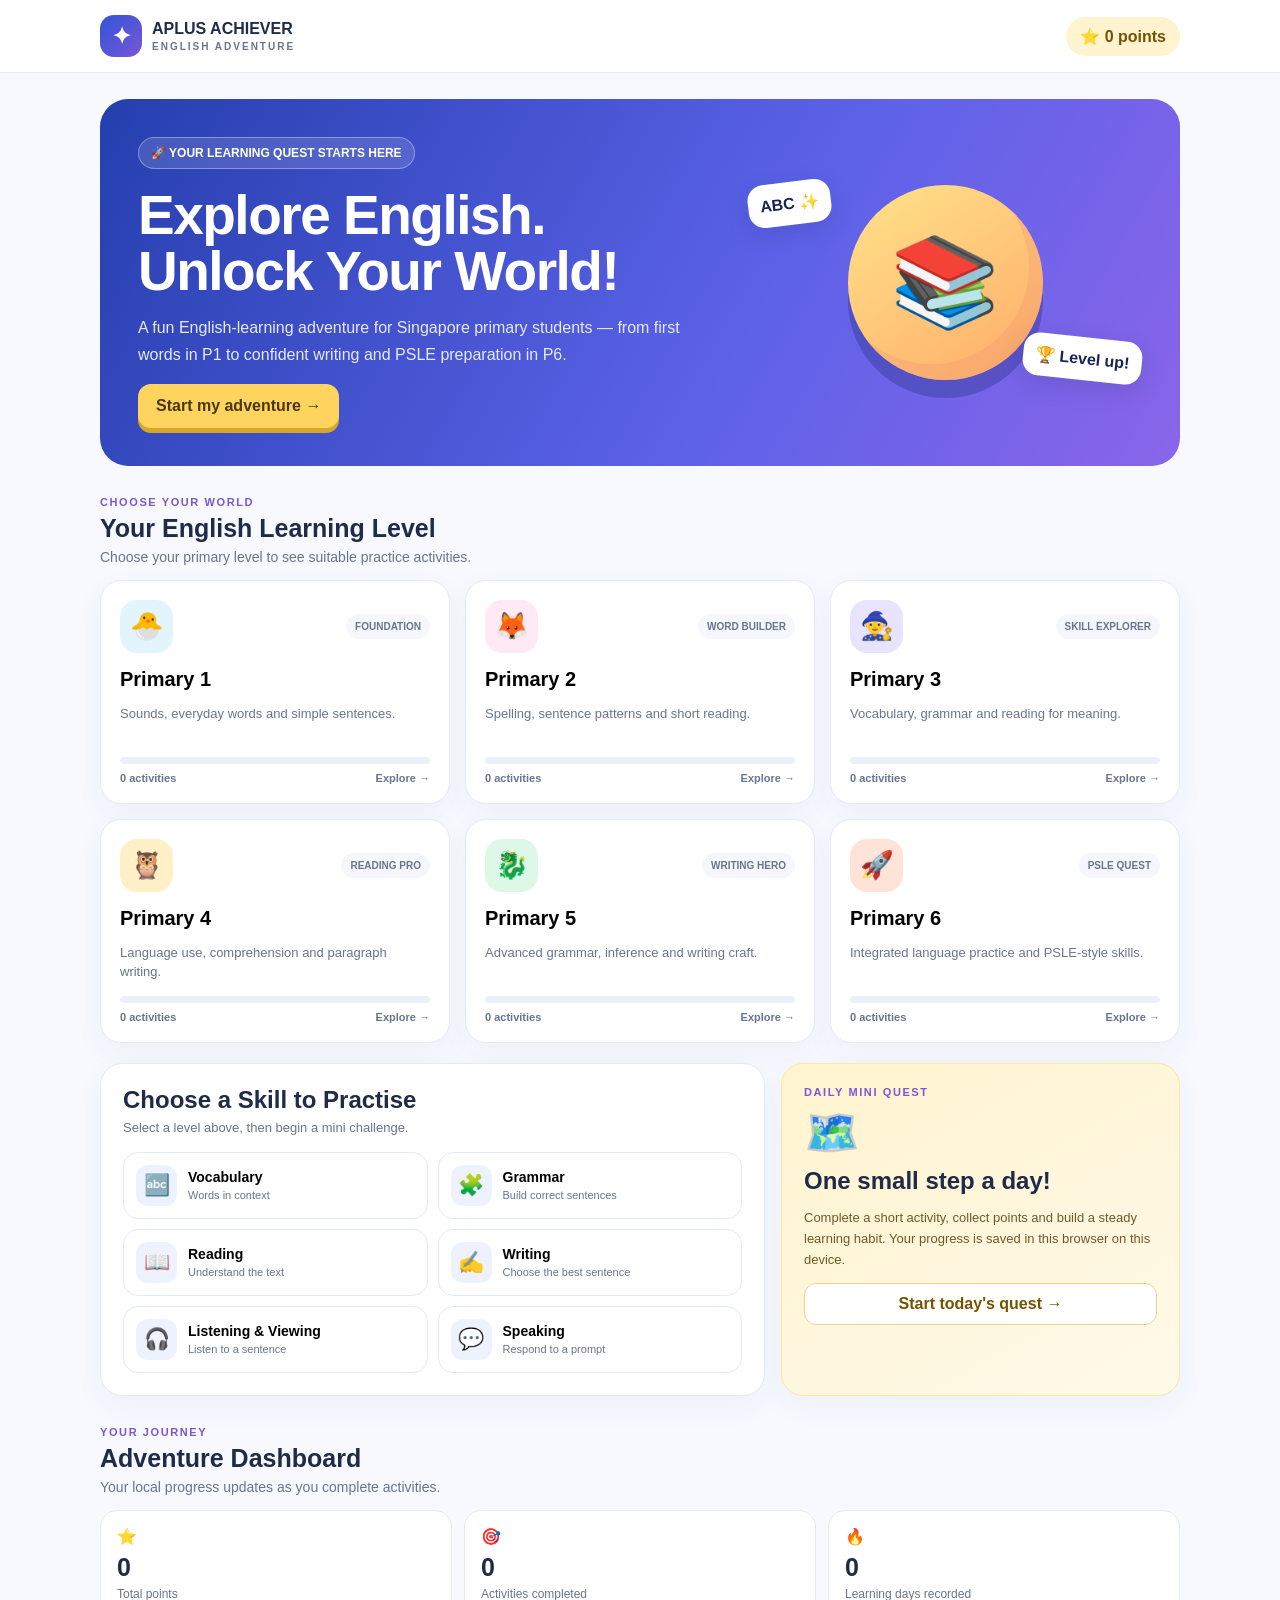
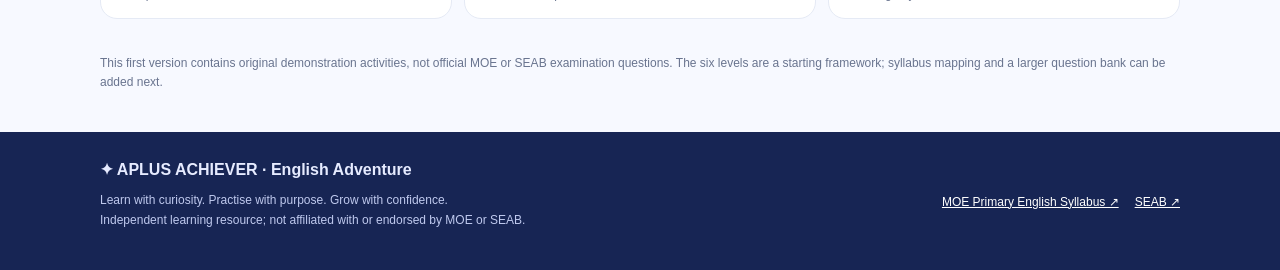
<file: index.html>
<!doctype html>
<html lang="en">
<head>
<meta charset="utf-8"><meta name="viewport" content="width=device-width,initial-scale=1"><meta name="theme-color" content="#3155d9">
<title>APLUS ACHIEVER | English Adventure</title>
<style>
:root{--blue:#3155d9;--purple:#7957d5;--ink:#202b49;--muted:#69748f;--paper:#f7f9ff;--line:#e5eaf5;--yellow:#ffd45e;--green:#20a779}
*{box-sizing:border-box}body{margin:0;font-family:Inter,"Segoe UI",Arial,sans-serif;color:var(--ink);background:var(--paper)}button{font:inherit;cursor:pointer;border:0}.shell{max-width:1120px;margin:auto;padding:0 20px}header{background:#ffffffed;border-bottom:1px solid var(--line);position:sticky;top:0;z-index:5}.nav{height:72px;display:flex;justify-content:space-between;align-items:center}.brand{display:flex;gap:10px;align-items:center;font-weight:900}.logo{width:42px;height:42px;border-radius:14px;background:linear-gradient(135deg,var(--blue),var(--purple));color:white;display:grid;place-items:center;font-size:23px}.brand small{display:block;color:var(--muted);font-size:10px;letter-spacing:2px;margin-top:3px}.points{border-radius:99px;background:#fff4cf;padding:10px 14px;font-weight:850;color:#765200}.hero{margin:26px 0;border-radius:28px;background:linear-gradient(120deg,#253fae,#5c62e8 60%,#8a65e9);color:white;overflow:hidden}.hero-in{padding:38px;display:grid;grid-template-columns:1.2fr .8fr;align-items:center;gap:20px}.eyebrow{display:inline-block;border:1px solid #ffffff55;background:#ffffff22;border-radius:99px;padding:8px 12px;font-size:12px;font-weight:850}.hero h1{font-size:clamp(35px,5vw,55px);line-height:1.02;letter-spacing:-1.5px;margin:18px 0 14px}.hero p{color:#e6eaff;line-height:1.65;max-width:550px}.primary{background:var(--yellow);color:#493700;border-radius:13px;padding:13px 18px;font-weight:900;box-shadow:0 5px #d5a82d}.art{position:relative;display:grid;place-items:center;min-height:220px}.planet{width:195px;height:195px;border-radius:50%;background:linear-gradient(145deg,#ffe38b,#ffab68);display:grid;place-items:center;font-size:88px;box-shadow:inset -14px -16px #e98d7140,0 18px #202d7b55}.bubble{position:absolute;background:white;color:#172554;padding:12px;border-radius:16px;font-weight:900;box-shadow:0 8px 25px #17255422}.b1{left:0;top:10px;transform:rotate(-7deg)}.b2{right:0;bottom:12px;transform:rotate(6deg)}.label{color:var(--purple);font-size:11px;letter-spacing:1.6px;font-weight:900}.section{margin:30px 0 15px}.section h2{margin:6px 0;font-size:25px}.section p{margin:0;color:var(--muted);font-size:14px}.levels{display:grid;grid-template-columns:repeat(3,1fr);gap:15px}.level{background:white;border:1px solid var(--line);border-radius:21px;padding:19px;text-align:left;box-shadow:0 10px 30px #22366d0c;transition:.15s}.level:hover,.level.active{transform:translateY(-3px);border-color:#91a6ff}.level.active{outline:2px solid #b6c4ff}.leveltop{display:flex;align-items:center;justify-content:space-between}.icon{width:53px;height:53px;border-radius:17px;display:grid;place-items:center;font-size:27px}.tag{font-size:10px;font-weight:900;color:var(--muted);background:#f5f7fc;padding:7px 9px;border-radius:99px}.level h3{font-size:20px;margin:15px 0 5px}.level p{font-size:13px;color:var(--muted);line-height:1.5;min-height:39px}.bar{height:7px;background:#edf0f8;border-radius:9px;margin:14px 0 8px;overflow:hidden}.bar span{display:block;height:100%;width:0;background:linear-gradient(90deg,var(--blue),#9a78ef)}.meta{display:flex;justify-content:space-between;font-size:11px;color:var(--muted);font-weight:750}.layout{display:grid;grid-template-columns:1.25fr .75fr;gap:16px;margin:20px 0 30px}.panel{background:white;border:1px solid var(--line);border-radius:22px;padding:22px;box-shadow:0 10px 30px #22366d0c}.panel h2{margin:0}.sub{font-size:13px;color:var(--muted);margin:6px 0 17px}.skills{display:grid;grid-template-columns:repeat(2,1fr);gap:10px}.skill{border:1px solid var(--line);border-radius:15px;background:white;text-align:left;padding:12px;display:flex;align-items:center;gap:11px}.skill:hover{border-color:#bac9ff;background:#f8f9ff}.skill i{font-style:normal;background:#eef2ff;border-radius:12px;width:41px;height:41px;display:grid;place-items:center;font-size:21px}.skill strong{font-size:14px;display:block}.skill small{font-size:11px;color:var(--muted);display:block;margin-top:4px}.challenge{background:linear-gradient(150deg,#fff4cf,#fff9e9);border-color:#ffe7a0}.challenge .big{font-size:45px;margin:8px 0}.challenge p{font-size:13px;line-height:1.6;color:#6f5a27}.secondary{width:100%;padding:11px;border-radius:12px;background:white;border:1px solid #ead48d;color:#765200;font-weight:900}.stats{display:grid;grid-template-columns:repeat(3,1fr);gap:12px;margin:15px 0 35px}.stat{background:white;border:1px solid var(--line);border-radius:17px;padding:16px}.stat strong{display:block;font-size:25px;margin:7px 0 2px}.stat span{font-size:12px;color:var(--muted)}footer{background:#172554;color:#e6ebff;padding:28px 0;margin-top:40px}footer p{font-size:12px;line-height:1.6;color:#bfc9ee}.foot{display:flex;justify-content:space-between;gap:15px;align-items:center}.foot a{color:white;font-size:12px}.modal-bg{display:none;position:fixed;inset:0;background:#111b3dcc;z-index:20;align-items:center;justify-content:center;padding:15px}.modal-bg.show{display:flex}.modal{width:min(650px,100%);max-height:90vh;overflow:auto;background:white;border-radius:24px;padding:24px}.modalhead{display:flex;justify-content:space-between;gap:12px}.modalhead h2{margin:0}.close{background:#f0f3fb;border-radius:10px;padding:7px 12px;font-size:21px}.qmeta{font-size:12px;color:var(--muted);font-weight:800;margin:8px 0 16px}.question{font-size:21px;line-height:1.4;font-weight:850;margin:18px 0}.answers{display:grid;gap:10px}.answer{background:#f7f8fd;border:2px solid #e7eaf4;border-radius:13px;padding:13px;text-align:left;font-weight:750;color:var(--ink)}.answer.correct{border-color:#20a779;background:#e6fbf2}.answer.wrong{border-color:#e45b72;background:#fff0f2}.feedback{display:none;margin-top:14px;border-radius:13px;padding:13px;line-height:1.5;font-size:14px}.feedback.show{display:block}.good{background:#e6fbf2;color:#126747}.bad{background:#fff0f2;color:#a22b43}.qbottom{display:flex;justify-content:space-between;align-items:center;gap:12px;margin-top:18px}.next{background:var(--blue);color:white;border-radius:12px;padding:12px 16px;font-weight:900}.next:disabled{opacity:.4}.muted{font-size:12px;color:var(--muted)}.note{font-size:12px;line-height:1.6;color:var(--muted)}.toast{position:fixed;bottom:20px;left:50%;transform:translate(-50%,20px);opacity:0;background:#172554;color:white;padding:12px 17px;border-radius:99px;z-index:30;font-size:13px;font-weight:800;transition:.2s}.toast.show{opacity:1;transform:translate(-50%,0)}
@media(max-width:760px){.hero-in{grid-template-columns:1fr;padding:28px 23px}.art{min-height:185px}.planet{width:155px;height:155px;font-size:72px}.levels{grid-template-columns:repeat(2,1fr)}.layout{grid-template-columns:1fr}.hero h1{font-size:41px}}@media(max-width:480px){.shell{padding:0 13px}.levels{grid-template-columns:1fr}.skills{grid-template-columns:1fr}.hero-in{padding:23px 19px}.hero h1{font-size:36px}.panel{padding:17px}.stats{gap:7px}.stat{padding:11px}.stat strong{font-size:21px}.foot{align-items:flex-start;flex-direction:column}.points{font-size:12px}}
</style></head>
<body>
<header><div class="shell nav"><div class="brand"><div class="logo">✦</div><div>APLUS ACHIEVER<small>ENGLISH ADVENTURE</small></div></div><div class="points">⭐ <span id="navPoints">0</span> points</div></div></header>
<main class="shell">
<section class="hero"><div class="hero-in"><div><span class="eyebrow">🚀 YOUR LEARNING QUEST STARTS HERE</span><h1>Explore English.<br>Unlock Your World!</h1><p>A fun English-learning adventure for Singapore primary students — from first words in P1 to confident writing and PSLE preparation in P6.</p><button class="primary" id="start">Start my adventure →</button></div><div class="art"><div class="planet">📚</div><div class="bubble b1">ABC ✨</div><div class="bubble b2">🏆 Level up!</div></div></div></section>
<div class="section" id="levels"><div class="label">CHOOSE YOUR WORLD</div><h2>Your English Learning Level</h2><p>Choose your primary level to see suitable practice activities.</p></div>
<section class="levels">
<button class="level" data-level="P1"><div class="leveltop"><div class="icon" style="background:#e2f5ff">🐣</div><span class="tag">FOUNDATION</span></div><h3>Primary 1</h3><p>Sounds, everyday words and simple sentences.</p><div class="bar"><span id="bar-P1"></span></div><div class="meta"><span id="done-P1">0 activities</span><span>Explore →</span></div></button>
<button class="level" data-level="P2"><div class="leveltop"><div class="icon" style="background:#ffe9f4">🦊</div><span class="tag">WORD BUILDER</span></div><h3>Primary 2</h3><p>Spelling, sentence patterns and short reading.</p><div class="bar"><span id="bar-P2"></span></div><div class="meta"><span id="done-P2">0 activities</span><span>Explore →</span></div></button>
<button class="level" data-level="P3"><div class="leveltop"><div class="icon" style="background:#e8e4ff">🧙</div><span class="tag">SKILL EXPLORER</span></div><h3>Primary 3</h3><p>Vocabulary, grammar and reading for meaning.</p><div class="bar"><span id="bar-P3"></span></div><div class="meta"><span id="done-P3">0 activities</span><span>Explore →</span></div></button>
<button class="level" data-level="P4"><div class="leveltop"><div class="icon" style="background:#fff0c7">🦉</div><span class="tag">READING PRO</span></div><h3>Primary 4</h3><p>Language use, comprehension and paragraph writing.</p><div class="bar"><span id="bar-P4"></span></div><div class="meta"><span id="done-P4">0 activities</span><span>Explore →</span></div></button>
<button class="level" data-level="P5"><div class="leveltop"><div class="icon" style="background:#ddf7e8">🐉</div><span class="tag">WRITING HERO</span></div><h3>Primary 5</h3><p>Advanced grammar, inference and writing craft.</p><div class="bar"><span id="bar-P5"></span></div><div class="meta"><span id="done-P5">0 activities</span><span>Explore →</span></div></button>
<button class="level" data-level="P6"><div class="leveltop"><div class="icon" style="background:#ffe3d8">🚀</div><span class="tag">PSLE QUEST</span></div><h3>Primary 6</h3><p>Integrated language practice and PSLE-style skills.</p><div class="bar"><span id="bar-P6"></span></div><div class="meta"><span id="done-P6">0 activities</span><span>Explore →</span></div></button>
</section>
<section class="layout" id="practice"><div class="panel"><h2 id="practiceTitle">Choose a Skill to Practise</h2><p class="sub" id="practiceSub">Select a level above, then begin a mini challenge.</p><div class="skills">
<button class="skill" data-skill="Vocabulary"><i>🔤</i><span><strong>Vocabulary</strong><small>Words in context</small></span></button>
<button class="skill" data-skill="Grammar"><i>🧩</i><span><strong>Grammar</strong><small>Build correct sentences</small></span></button>
<button class="skill" data-skill="Reading"><i>📖</i><span><strong>Reading</strong><small>Understand the text</small></span></button>
<button class="skill" data-skill="Writing"><i>✍️</i><span><strong>Writing</strong><small>Choose the best sentence</small></span></button>
<button class="skill" data-skill="Listening"><i>🎧</i><span><strong>Listening & Viewing</strong><small>Listen to a sentence</small></span></button>
<button class="skill" data-skill="Speaking"><i>💬</i><span><strong>Speaking</strong><small>Respond to a prompt</small></span></button>
</div></div><aside class="panel challenge"><div class="label">DAILY MINI QUEST</div><div class="big">🗺️</div><h2>One small step a day!</h2><p>Complete a short activity, collect points and build a steady learning habit. Your progress is saved in this browser on this device.</p><button class="secondary" id="daily">Start today's quest →</button></aside></section>
<div class="section"><div class="label">YOUR JOURNEY</div><h2>Adventure Dashboard</h2><p>Your local progress updates as you complete activities.</p></div><section class="stats"><div class="stat">⭐<strong id="totalPoints">0</strong><span>Total points</span></div><div class="stat">🎯<strong id="totalDone">0</strong><span>Activities completed</span></div><div class="stat">🔥<strong id="days">0</strong><span>Learning days recorded</span></div></section>
<p class="note">This first version contains original demonstration activities, not official MOE or SEAB examination questions. The six levels are a starting framework; syllabus mapping and a larger question bank can be added next.</p>
</main>
<footer><div class="shell foot"><div><strong>✦ APLUS ACHIEVER · English Adventure</strong><p>Learn with curiosity. Practise with purpose. Grow with confidence.<br>Independent learning resource; not affiliated with or endorsed by MOE or SEAB.</p></div><div><a href="https://www.moe.gov.sg/-/media/files/primary/2020-english-language-primary.pdf" target="_blank" rel="noopener">MOE Primary English Syllabus ↗</a>　<a href="https://www.seab.gov.sg/" target="_blank" rel="noopener">SEAB ↗</a></div></div></footer>
<div class="modal-bg" id="modal" role="dialog" aria-modal="true" aria-labelledby="modalTitle"><div class="modal"><div class="modalhead"><div><h2 id="modalTitle">Mini Quest 🚀</h2><div class="qmeta" id="qmeta">P1 · Vocabulary</div></div><button class="close" id="close" aria-label="Close">×</button></div><div id="quiz"></div></div></div><div class="toast" id="toast"></div>
<script src="assets/js/question-engine.js"></script>
<script>
const BANK={
P1:{Vocabulary:[{q:"Which word names an animal?",a:["Apple","Cat","Chair"],c:1,e:"A cat is an animal. Apple is a fruit, and a chair is furniture."},{q:"Choose the phrase: a ___ of water.",a:["cup","run","blue"],c:0,e:"We say “a cup of water”."}],Grammar:[{q:"Choose the correct sentence.",a:["I am happy.","I is happy.","I are happy."],c:0,e:"Use “am” with “I”."}],Reading:[{q:"Mia has a red ball. She plays with it in the park. What colour is Mia’s ball?",a:["Blue","Red","Green"],c:1,e:"The text says Mia has a red ball."}],Writing:[{q:"Which sentence starts correctly?",a:["the dog is big.","The dog is big.","the Dog is big."],c:1,e:"Start a sentence with a capital letter."}],Listening:[{q:"“Ben has two yellow pencils.” How many pencils does Ben have?",a:["One","Two","Three"],c:1,e:"The sentence says two pencils."}],Speaking:[{q:"You see a playground. Which is a good description?",a:["I can see children playing.","Yesterday because.","Under the quickly."],c:0,e:"A clear sentence tells the listener what you can see."}]},
P2:{Vocabulary:[{q:"Choose the closest meaning of “tiny”.",a:["Very small","Very loud","Very late"],c:0,e:"“Tiny” means very small."}],Grammar:[{q:"Yesterday, we ___ to the library.",a:["go","goes","went"],c:2,e:"The past tense of “go” is “went”."}],Reading:[{q:"Sam watered a plant every morning. After a week, two new leaves appeared. What helped the plant?",a:["Watering it","Moving a book","Closing a window"],c:0,e:"Sam watered the plant every morning."}],Writing:[{q:"Choose the best sentence.",a:["My brother and I went to the beach.","Me and brother beach went.","My brother I beach going."],c:0,e:"The first option is a complete sentence."}],Listening:[{q:"“The bus arrives at half past seven.” When does it arrive?",a:["7:00","7:30","8:30"],c:1,e:"Half past seven means 7:30."}],Speaking:[{q:"A friend helps pick up your books. What could you say?",a:["Thank you for helping me.","Give me books now.","I am the books."],c:0,e:"This is a polite way to show appreciation."}]},
P3:{Vocabulary:[{q:"The glass slipped and ___ on the floor.",a:["shattered","whispered","wandered"],c:0,e:"Glass can shatter when it falls and breaks."}],Grammar:[{q:"Neither of the boys ___ absent today.",a:["are","is","were"],c:1,e:"“Neither” is treated as singular here."}],Reading:[{q:"Lena packed an umbrella. At noon, dark clouds gathered and rain began. Why was it useful?",a:["It protected Lena from rain.","It was a ruler.","It made clouds disappear."],c:0,e:"The umbrella helped when it began to rain."}],Writing:[{q:"Which verb is more precise?",a:["The boy went across the room.","The boy dashed across the room.","The boy did across the room."],c:1,e:"“Dashed” gives a clearer picture of movement."}],Listening:[{q:"“First, wash the apples. Next, slice them.” What should you do first?",a:["Slice them","Wash them","Eat them"],c:1,e:"“First” tells you the first step."}],Speaking:[{q:"Give a reason for keeping a classroom clean.",a:["It is safer and more pleasant.","Because classroom.","Clean, yes."],c:0,e:"A clear response gives a complete reason."}]},
P4:{Vocabulary:[{q:"A path was slippery after rain. What does “slippery” suggest?",a:["Easy to slide on","Covered in flowers","Very noisy"],c:0,e:"A slippery surface can cause people to slide."}],Grammar:[{q:"By the time we reached the station, the train ___.",a:["leaves","had left","has leave"],c:1,e:"The train left before we reached the station."}],Reading:[{q:"Butterflies visited the school garden because pupils planted flowers rich in nectar. Why did they visit?",a:["Flowers provided food.","The garden was noisy.","The fence was painted."],c:0,e:"Nectar in flowers provides food."}],Writing:[{q:"Combine the ideas: “It was raining. We continued the match.”",a:["Although it was raining, we continued the match.","It was raining because we continued.","It was raining continued match although."],c:0,e:"“Although” shows contrast."}],Listening:[{q:"The meeting changed from Tuesday to Thursday. When is it now?",a:["Tuesday","Wednesday","Thursday"],c:2,e:"The new day is Thursday."}],Speaking:[{q:"A classmate disagrees with your idea. What is respectful?",a:["You are always wrong.","I see your point. Could we compare ideas?","Stop talking."],c:1,e:"Acknowledge the other person and invite discussion."}]},
P5:{Vocabulary:[{q:"The witness gave a ___ account, including every small detail.",a:["vague","detailed","careless"],c:1,e:"“Detailed” means including many facts."}],Grammar:[{q:"If I ___ about the road closure, I would have taken another route.",a:["knew","had known","would know"],c:1,e:"Third conditional: If + past perfect, would have + past participle."}],Reading:[{q:"Kai practised quietly each day instead of boasting. What can we infer?",a:["He works to improve.","He dislikes every sport.","He wants others to work."],c:0,e:"Regular practice suggests he focuses on improvement."}],Writing:[{q:"Which opening creates suspense?",a:["It was a normal day.","The handle turned slowly, though nobody was supposed to be home.","I ate lunch at noon."],c:1,e:"The unexpected turning handle creates suspense."}],Listening:[{q:"The charity walk was postponed because lightning was forecast, not because of light rain. Why?",a:["Light rain","Forecast lightning","Too few walkers"],c:1,e:"The stated reason was forecast lightning."}],Speaking:[{q:"Should schools reduce plastic waste? Which response is strongest?",a:["Yes, plastic harms the environment; schools can encourage reusable bottles.","Yes, because yes.","No idea."],c:0,e:"It gives a clear view and a relevant reason."}]},
P6:{Vocabulary:[{q:"Despite setbacks, the team remained ___ and kept working towards its goal.",a:["determined","indifferent","fragile"],c:0,e:"“Determined” means firmly committed to a goal."}],Grammar:[{q:"The collection of old coins, together with the letters, ___ kept in a safe.",a:["are","were","is"],c:2,e:"The subject is “collection”, which is singular."}],Reading:[{q:"Residents supported a cycling path because it separated cyclists from heavy traffic. What mattered most?",a:["A shorter journey","Improved cyclist safety","More traffic"],c:1,e:"Separating cyclists from heavy traffic improves safety."}],Writing:[{q:"Which sentence best develops a story after a mistake?",a:["I made a mistake. The end.","My face grew hot as I realised what I had done, but I knew I had to admit the truth.","Mistake was very mistake."],c:1,e:"It develops feelings and points towards a meaningful action."}],Listening:[{q:"A tour begins at 10.15 a.m. Visitors should gather fifteen minutes earlier. When?",a:["10.00 a.m.","10.15 a.m.","10.30 a.m."],c:0,e:"Fifteen minutes before 10.15 is 10.00."}],Speaking:[{q:"For a conversation about a community garden, which response is strongest?",a:["Gardens help neighbours grow food and get to know one another.","Garden is green.","I don't want to answer."],c:0,e:"It gives an opinion and relevant reasons."}]}
};
const LABEL={Vocabulary:"Vocabulary",Grammar:"Grammar",Reading:"Reading",Writing:"Writing",Listening:"Listening & Viewing",Speaking:"Speaking & Representing"};
const KEY="aplusStudytoolEnglishV1";let s={points:0,done:0,by:{P1:0,P2:0,P3:0,P4:0,P5:0,P6:0},days:[],completed:[]};try{let old=JSON.parse(localStorage.getItem(KEY));if(old)s={...s,...old,by:{...s.by,...(old.by||{})}}}catch(e){}
let level="P1",skill="Vocabulary",set=[],index=0,score=0,answered=false;
function save(){try{localStorage.setItem(KEY,JSON.stringify(s))}catch(e){};render()}
function render(){document.getElementById("navPoints").textContent=s.points;document.getElementById("totalPoints").textContent=s.points;document.getElementById("totalDone").textContent=s.done;document.getElementById("days").textContent=s.days.length;Object.keys(s.by).forEach(l=>{document.getElementById("done-"+l).textContent=s.by[l]+" activities";document.getElementById("bar-"+l).style.width=Math.min(100,s.by[l]*20)+"%"})}
function notify(m){let t=document.getElementById("toast");t.textContent=m;t.classList.add("show");setTimeout(()=>t.classList.remove("show"),2200)}
function chooseLevel(l){level=l;document.querySelectorAll(".level").forEach(x=>x.classList.toggle("active",x.dataset.level===l));document.getElementById("practiceTitle").textContent=l+" Practice Zone";document.getElementById("practiceSub").textContent="Choose a skill to begin your "+l+" mini quest.";document.getElementById("practice").scrollIntoView({behavior:"smooth",block:"start"})}
async function startQuiz(sk){
  skill=sk;
  set=BANK[level][sk]||BANK[level].Vocabulary;
  if(window.AplusQuestionEngine && ["Vocabulary","Grammar","Reading"].includes(sk)){
    try{
      const questions=await window.AplusQuestionEngine.loadGrade(level);
      const external=window.AplusQuestionEngine.filterQuestions(questions,{grade:level,strand:sk});
      if(external.length) set=external.map(q=>({q:q.prompt,a:q.options||[],c:q.answer_index,e:q.explanation,id:q.id}));
    }catch(err){console.warn("External question bank unavailable; using embedded sample bank.",err);}
  }
  index=0;score=0;drawQuestion();document.getElementById("modal").classList.add("show");document.body.style.overflow="hidden"
}
function drawQuestion(){answered=false;let q=set[index];document.getElementById("modalTitle").textContent=(LABEL[skill]||skill)+" Quest 🚀";document.getElementById("qmeta").textContent=level+" · "+LABEL[skill]+" · Question "+(index+1)+" of "+set.length;let root=document.getElementById("quiz");root.innerHTML='<div class="question"></div><div class="answers"></div><div class="feedback" id="feedback" aria-live="polite"></div><div class="qbottom"><span class="muted" id="scoreLabel">⭐ '+score+' points this round</span><button class="next" id="next" disabled>'+(index===set.length-1?"Finish quest":"Next question →")+'</button></div>';root.querySelector(".question").textContent=q.q;q.a.forEach((a,i)=>{let b=document.createElement("button");b.className="answer";b.textContent=String.fromCharCode(65+i)+". "+a;b.onclick=()=>answer(i,b);root.querySelector(".answers").appendChild(b)});document.getElementById("next").onclick=next}
function answer(i,b){if(answered)return;answered=true;let q=set[index],ok=i===q.c;document.querySelectorAll(".answer").forEach((x,j)=>{x.disabled=true;if(j===q.c)x.classList.add("correct")});if(!ok)b.classList.add("wrong");let f=document.getElementById("feedback");f.className="feedback show "+(ok?"good":"bad");f.textContent=(ok?"✨ Correct! +10 points. ":"Not quite. ")+q.e;if(ok){score+=10;s.points+=10}document.getElementById("scoreLabel").textContent="⭐ "+score+" points this round";document.getElementById("next").disabled=false;save()}
function next(){if(index<set.length-1){index++;drawQuestion();return}let today=new Date().toISOString().slice(0,10),id=today+"-"+level+"-"+skill;if(!s.completed.includes(id)){s.done++;s.by[level]++;s.completed.push(id)}if(!s.days.includes(today))s.days.push(today);save();document.getElementById("quiz").innerHTML='<div style="text-align:center;padding:22px 5px"><div style="font-size:65px">🏆</div><h2 style="font-size:28px">Quest complete!</h2><p style="color:#69748f;line-height:1.6">You earned <strong>'+score+' points</strong> in this round.<br>Keep exploring to strengthen your English.</p><button class="next" id="finish">Back to adventure</button></div>';document.getElementById("finish").onclick=close;notify("Quest complete! Progress saved.")}
function close(){document.getElementById("modal").classList.remove("show");document.body.style.overflow=""}
document.querySelectorAll(".level").forEach(b=>b.onclick=()=>chooseLevel(b.dataset.level));document.querySelectorAll(".skill").forEach(b=>b.onclick=()=>startQuiz(b.dataset.skill));document.getElementById("start").onclick=()=>{document.getElementById("levels").scrollIntoView({behavior:"smooth"});notify("Choose a level to begin!")};document.getElementById("daily").onclick=()=>{let a=Object.keys(LABEL);startQuiz(a[new Date().getDate()%a.length])};document.getElementById("close").onclick=close;document.getElementById("modal").onclick=e=>{if(e.target.id==="modal")close()};document.addEventListener("keydown",e=>{if(e.key==="Escape")close()});render();
</script></body></html>
</file>
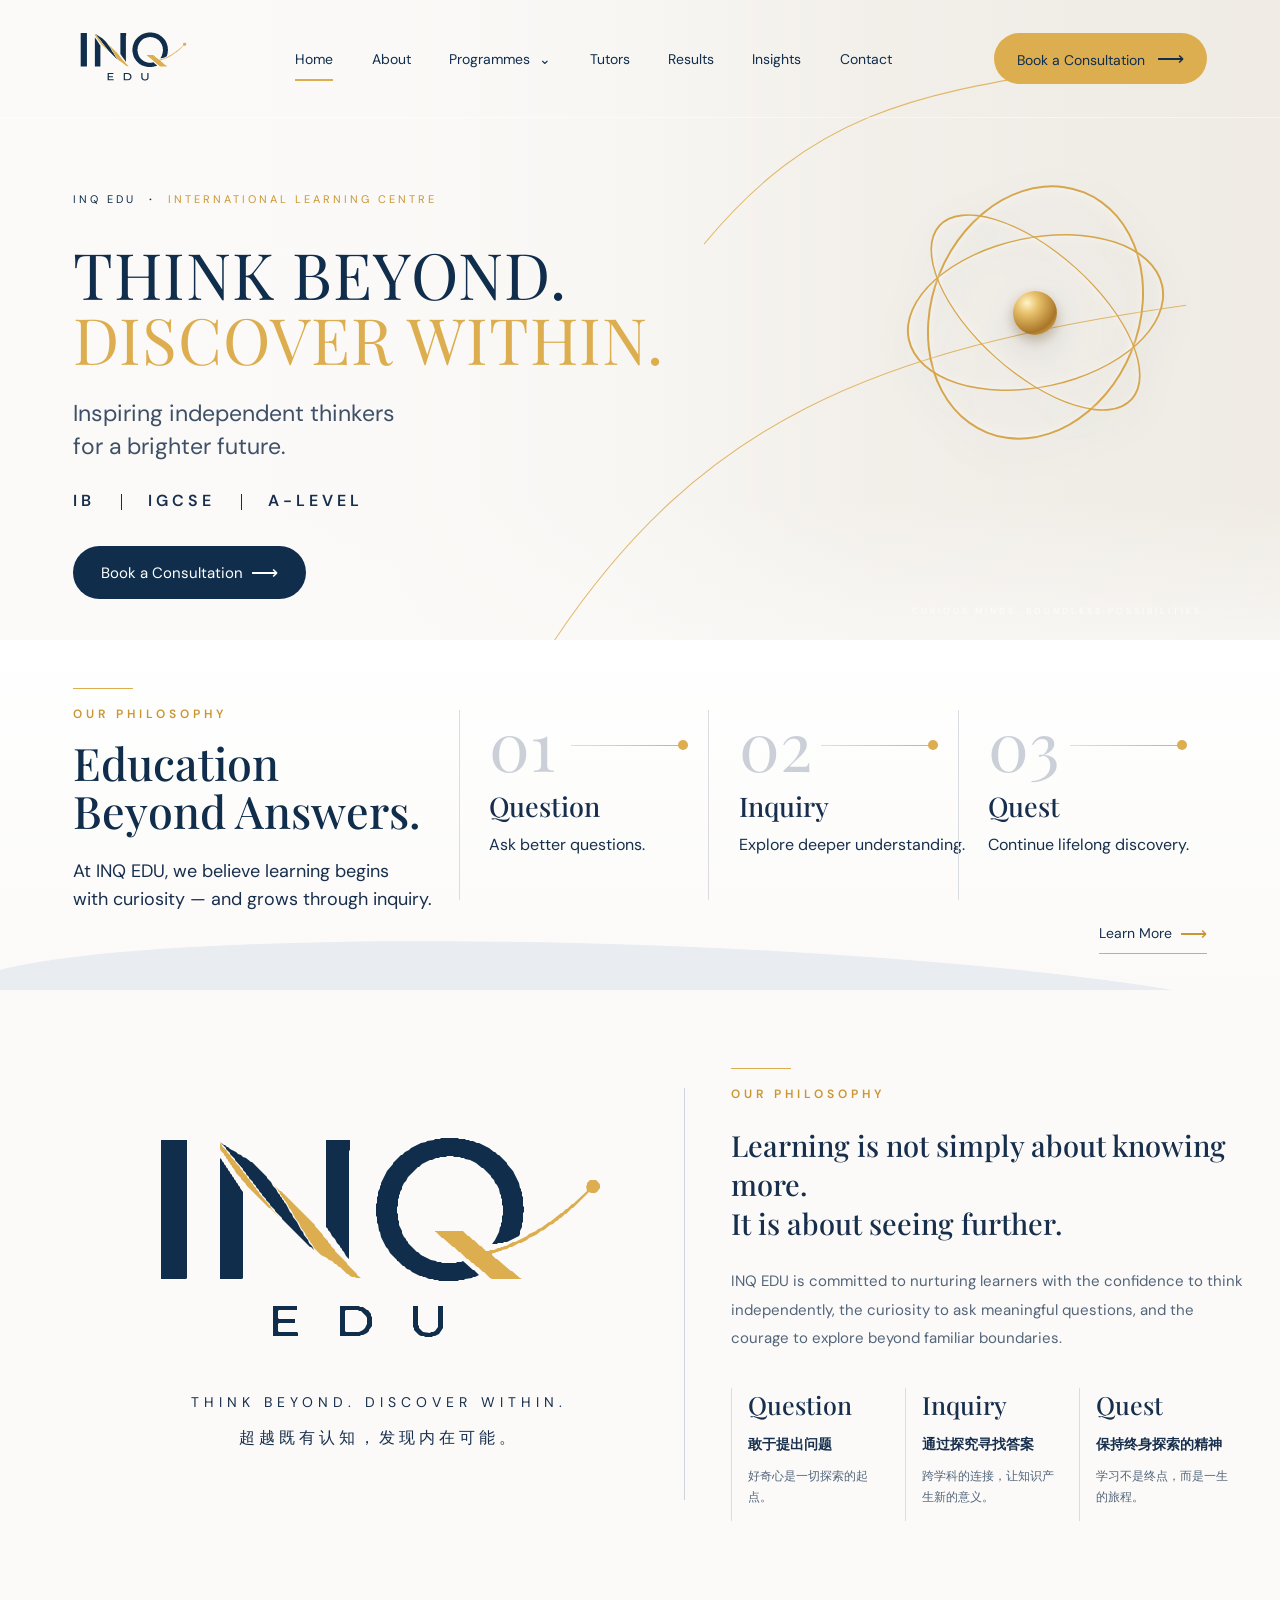
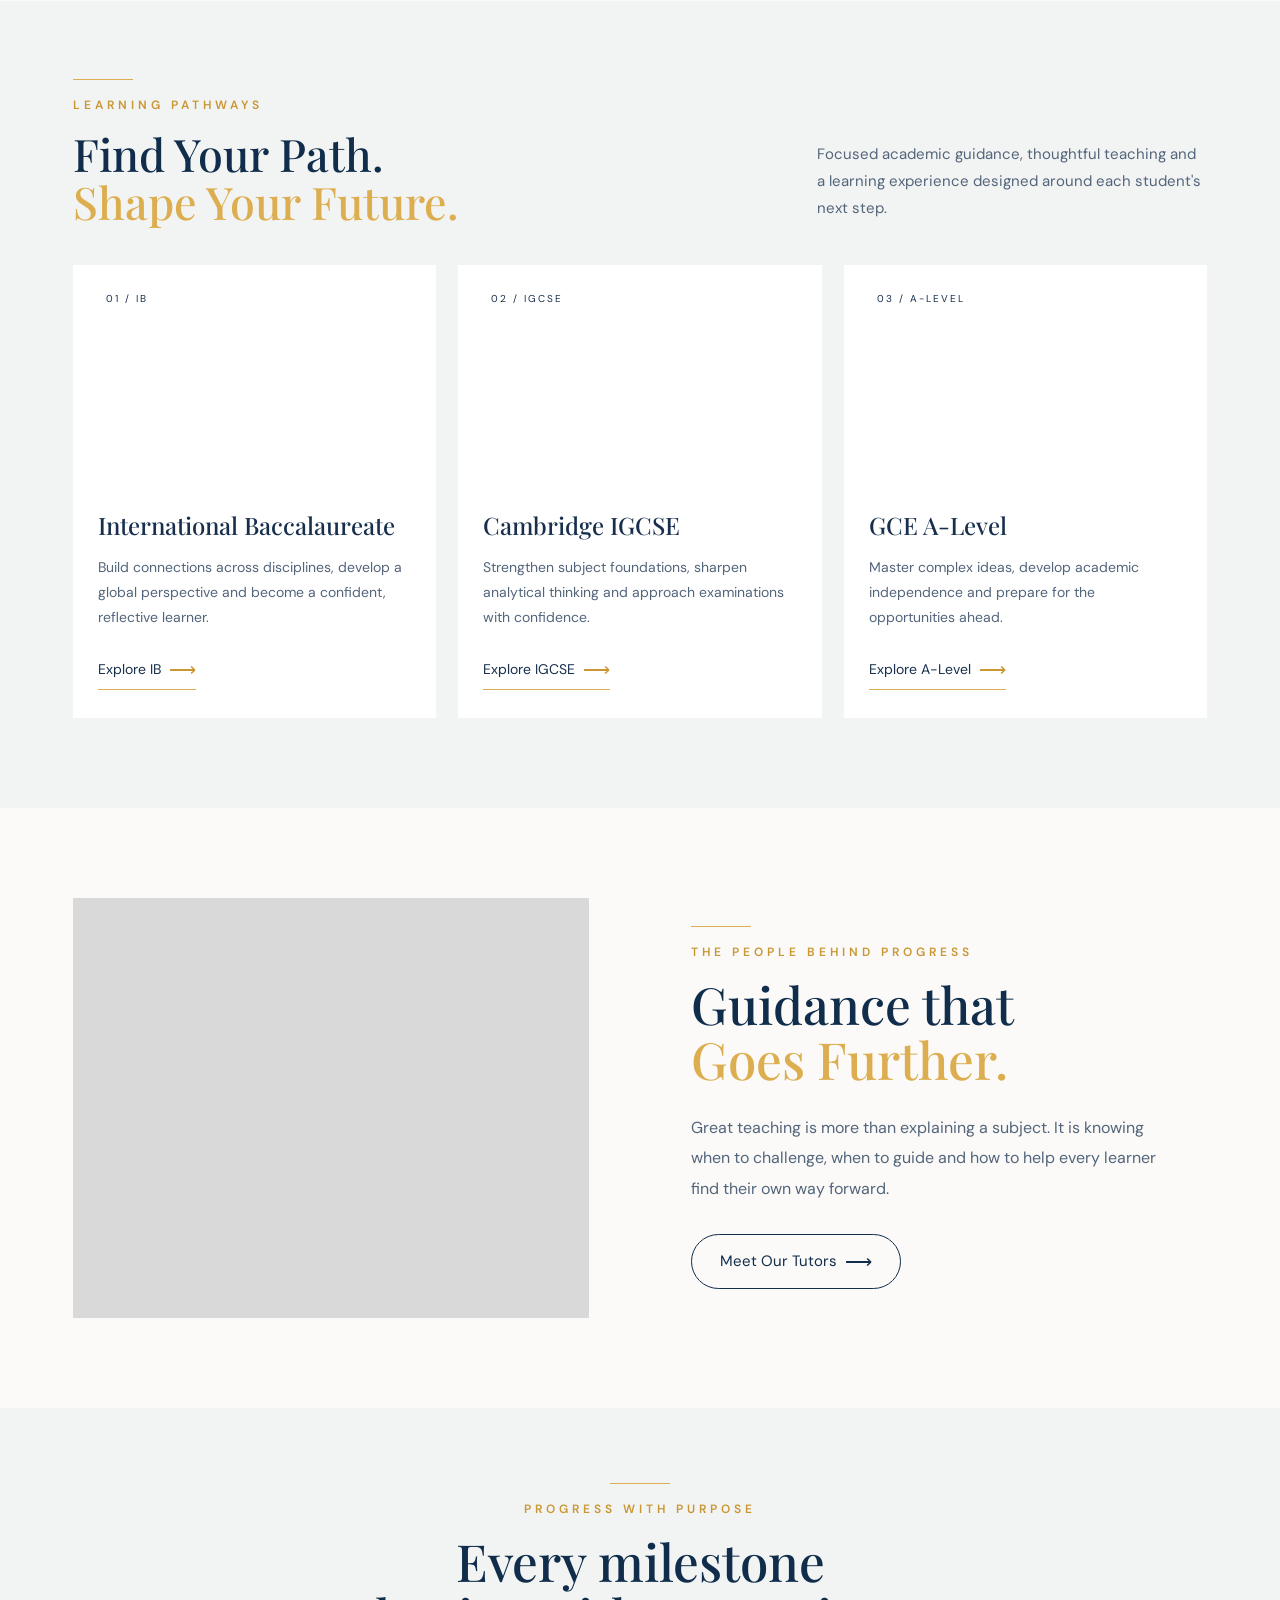
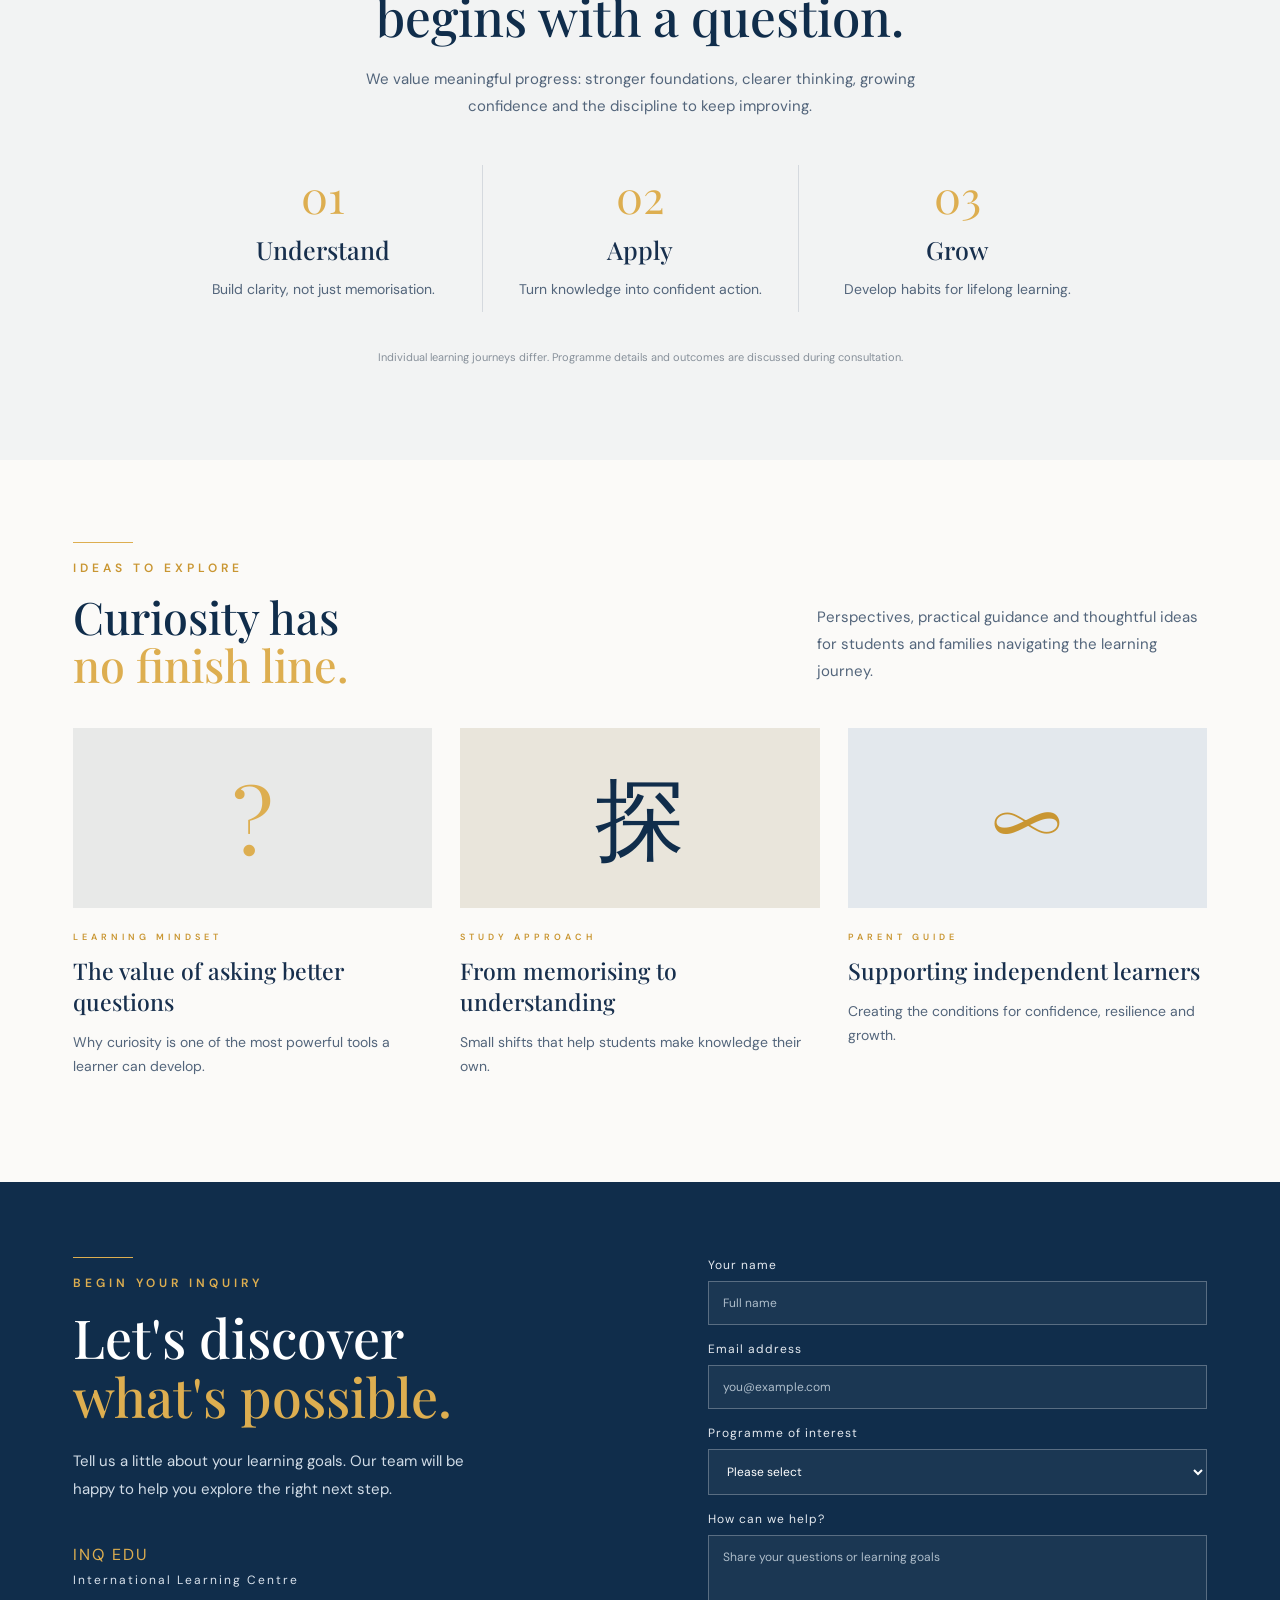
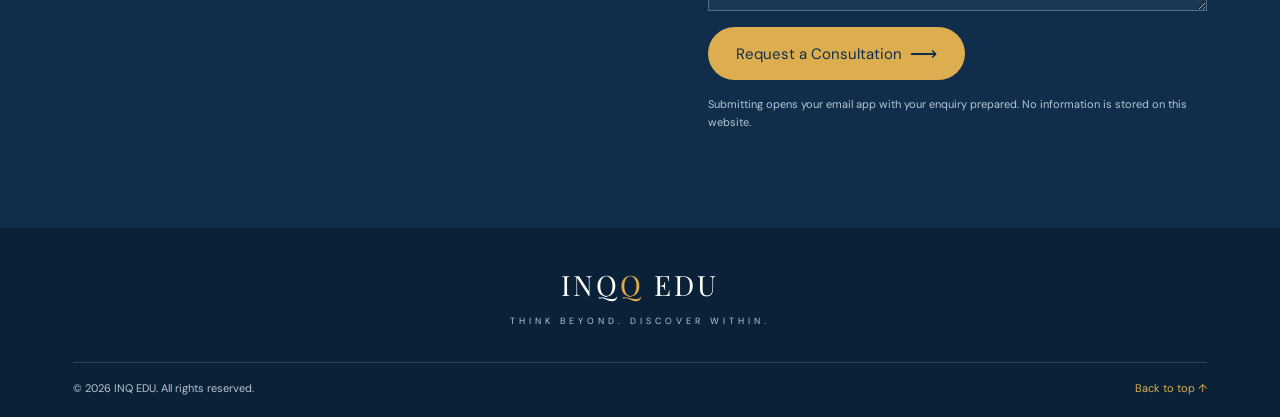
<file: inq-edu/index.html>
<!doctype html>
<html lang="en">
<head>
<meta charset="utf-8">
<meta name="viewport" content="width=device-width,initial-scale=1">
<meta name="theme-color" content="#102d4b">
<meta name="description" content="INQ EDU — International Learning Centre. Think beyond. Discover within. IB, IGCSE and A-Level programmes built around curiosity, inquiry and independent thinking.">
<title>INQ EDU | Think Beyond. Discover Within.</title>
<link rel="preconnect" href="https://fonts.googleapis.com">
<link rel="preconnect" href="https://fonts.gstatic.com" crossorigin>
<link href="https://fonts.googleapis.com/css2?family=DM+Sans:wght@400;500;600;700&family=Playfair+Display:wght@400;500;600&display=swap" rel="stylesheet">
<link rel="stylesheet" href="assets/css/style.css">
</head>
<body>
<header class="site-header" id="top">
  <a class="brand" href="#top" aria-label="INQ EDU home"><img src="assets/img/inq-edu-logo.svg" alt="INQ EDU" class="brand-logo"></a>
  <button class="menu-toggle" aria-label="Open navigation" aria-expanded="false"><span></span><span></span></button>
  <nav class="main-nav" aria-label="Main navigation">
    <a class="active" href="#top">Home</a><a href="#about">About</a>
    <div class="nav-dropdown"><a href="#programmes">Programmes <span>⌄</span></a><div class="dropdown-panel"><a href="#programmes">IB</a><a href="#programmes">IGCSE</a><a href="#programmes">A-Level</a></div></div>
    <a href="#tutors">Tutors</a><a href="#results">Results</a><a href="#insights">Insights</a><a href="#contact">Contact</a>
  </nav>
  <a class="header-cta" href="#contact">Book a Consultation <span>⟶</span></a>
</header>

<main>
<section class="hero" aria-label="INQ EDU introduction">
  <div class="hero-image"></div><div class="hero-wash"></div>
  <svg class="hero-lines" viewBox="0 0 1500 650" preserveAspectRatio="none" aria-hidden="true"><path d="M825 248 C970 95 1110 94 1320 60"/><path d="M650 650 C820 430 1020 355 1390 310"/></svg>\n  <div class="atom-art" aria-hidden="true"><i class="orbit orbit-one"></i><i class="orbit orbit-two"></i><i class="orbit orbit-three"></i><span class="atom-core"></span></div>
  <div class="hero-copy">
    <div class="eyebrow"><span>INQ EDU</span><b>·</b><em>INTERNATIONAL LEARNING CENTRE</em></div>
    <h1>THINK BEYOND.<br><span>DISCOVER WITHIN.</span></h1>
    <p class="hero-lede">Inspiring independent thinkers<br>for a brighter future.</p>
    <div class="programme-tags">IB <i></i> IGCSE <i></i> A-LEVEL</div>
    <a class="button button-navy" href="#contact">Book a Consultation <span>⟶</span></a>
  </div>
  <div class="hero-caption">CURIOUS MINDS. BOUNDLESS POSSIBILITIES.</div>
</section>

<section class="philosophy section-wrap" id="about">
  <div class="philosophy-intro">
    <div class="section-kicker">OUR PHILOSOPHY</div>
    <h2>Education<br>Beyond Answers.</h2>
    <p>At INQ EDU, we believe learning begins<br class="desktop-only"> with curiosity — and grows through inquiry.</p>
  </div>
  <div class="pillars">
    <article class="pillar"><div class="pillar-number">01</div><div class="pillar-rule"></div><h3>Question</h3><p>Ask better questions.</p></article>
    <article class="pillar"><div class="pillar-number">02</div><div class="pillar-rule"></div><h3>Inquiry</h3><p>Explore deeper understanding.</p></article>
    <article class="pillar"><div class="pillar-number">03</div><div class="pillar-rule"></div><h3>Quest</h3><p>Continue lifelong discovery.</p></article>
  </div>
  <a class="text-link" href="#brand-story">Learn More <span>⟶</span></a>
</section>

<section class="brand-story section-wrap" id="brand-story">
  <div class="brand-story-mark">
    <img src="assets/img/inq-edu-logo.svg" alt="INQ EDU original brand logo" class="brand-story-logo">
    <p class="brand-tagline">THINK BEYOND. DISCOVER WITHIN.</p>
    <p class="brand-chinese">超越既有认知，发现内在可能。</p>
  </div>
  <div class="brand-story-copy">
    <div class="section-kicker">OUR PHILOSOPHY</div>
    <h2>Learning is not simply about knowing more.<br>It is about seeing further.</h2>
    <p>INQ EDU is committed to nurturing learners with the confidence to think independently, the curiosity to ask meaningful questions, and the courage to explore beyond familiar boundaries.</p>
    <div class="story-values"><div><h3>Question</h3><strong>敢于提出问题</strong><p>好奇心是一切探索的起点。</p></div><div><h3>Inquiry</h3><strong>通过探究寻找答案</strong><p>跨学科的连接，让知识产生新的意义。</p></div><div><h3>Quest</h3><strong>保持终身探索的精神</strong><p>学习不是终点，而是一生的旅程。</p></div></div>
  </div>
</section>

<section class="programmes section-wrap" id="programmes">
  <div class="section-heading"><div><div class="section-kicker">LEARNING PATHWAYS</div><h2>Find Your Path.<br><span>Shape Your Future.</span></h2></div><p>Focused academic guidance, thoughtful teaching and a learning experience designed around each student's next step.</p></div>
  <div class="programme-grid">
    <article class="programme-card"><div class="programme-index">01 / IB</div><div class="programme-image ib-image"></div><div class="programme-info"><h3>International Baccalaureate</h3><p>Build connections across disciplines, develop a global perspective and become a confident, reflective learner.</p><a href="#contact" class="text-link">Explore IB <span>⟶</span></a></div></article>
    <article class="programme-card"><div class="programme-index">02 / IGCSE</div><div class="programme-image igcse-image"></div><div class="programme-info"><h3>Cambridge IGCSE</h3><p>Strengthen subject foundations, sharpen analytical thinking and approach examinations with confidence.</p><a href="#contact" class="text-link">Explore IGCSE <span>⟶</span></a></div></article>
    <article class="programme-card"><div class="programme-index">03 / A-LEVEL</div><div class="programme-image alevel-image"></div><div class="programme-info"><h3>GCE A-Level</h3><p>Master complex ideas, develop academic independence and prepare for the opportunities ahead.</p><a href="#contact" class="text-link">Explore A-Level <span>⟶</span></a></div></article>
  </div>
</section>

<section class="tutors section-wrap" id="tutors">
  <div class="tutor-image"></div><div class="tutor-copy"><div class="section-kicker">THE PEOPLE BEHIND PROGRESS</div><h2>Guidance that<br><span>Goes Further.</span></h2><p>Great teaching is more than explaining a subject. It is knowing when to challenge, when to guide and how to help every learner find their own way forward.</p><a href="#contact" class="button button-outline">Meet Our Tutors <span>⟶</span></a></div>
</section>

<section class="results section-wrap" id="results">
  <div class="section-kicker">PROGRESS WITH PURPOSE</div><h2>Every milestone<br>begins with a question.</h2>
  <p class="results-intro">We value meaningful progress: stronger foundations, clearer thinking, growing confidence and the discipline to keep improving.</p>
  <div class="result-points"><div><span>01</span><h3>Understand</h3><p>Build clarity, not just memorisation.</p></div><div><span>02</span><h3>Apply</h3><p>Turn knowledge into confident action.</p></div><div><span>03</span><h3>Grow</h3><p>Develop habits for lifelong learning.</p></div></div>
  <p class="disclaimer">Individual learning journeys differ. Programme details and outcomes are discussed during consultation.</p>
</section>

<section class="insights section-wrap" id="insights">
  <div class="section-heading"><div><div class="section-kicker">IDEAS TO EXPLORE</div><h2>Curiosity has<br><span>no finish line.</span></h2></div><p>Perspectives, practical guidance and thoughtful ideas for students and families navigating the learning journey.</p></div>
  <div class="insight-grid"><article><div class="insight-art art-question">?</div><div class="section-kicker">LEARNING MINDSET</div><h3>The value of asking better questions</h3><p>Why curiosity is one of the most powerful tools a learner can develop.</p></article><article><div class="insight-art art-inquiry">探</div><div class="section-kicker">STUDY APPROACH</div><h3>From memorising to understanding</h3><p>Small shifts that help students make knowledge their own.</p></article><article><div class="insight-art art-quest">∞</div><div class="section-kicker">PARENT GUIDE</div><h3>Supporting independent learners</h3><p>Creating the conditions for confidence, resilience and growth.</p></article></div>
</section>

<section class="contact section-wrap" id="contact">
  <div class="contact-copy"><div class="section-kicker">BEGIN YOUR INQUIRY</div><h2>Let's discover<br><span>what's possible.</span></h2><p>Tell us a little about your learning goals. Our team will be happy to help you explore the right next step.</p><div class="contact-detail"><span>INQ EDU</span><span>International Learning Centre</span></div></div>
  <form class="contact-form" id="consultation-form">
    <label>Your name<input name="name" autocomplete="name" placeholder="Full name" required></label>
    <label>Email address<input name="email" type="email" autocomplete="email" placeholder="you@example.com" required></label>
    <label>Programme of interest<select name="programme" required><option value="">Please select</option><option>IB</option><option>IGCSE</option><option>A-Level</option><option>Not sure yet</option></select></label>
    <label>How can we help?<textarea name="message" rows="3" placeholder="Share your questions or learning goals"></textarea></label>
    <button class="button button-gold" type="submit">Request a Consultation <span>⟶</span></button>
    <p class="form-note">Submitting opens your email app with your enquiry prepared. No information is stored on this website.</p>
    <p class="form-status" role="status" aria-live="polite"></p>
  </form>
</section>
</main>
<footer class="site-footer"><a class="footer-brand" href="#top">INQ<span>Q</span> EDU</a><p>THINK BEYOND. DISCOVER WITHIN.</p><div class="footer-bottom"><span>© <span id="year"></span> INQ EDU. All rights reserved.</span><a href="#top">Back to top ↑</a></div></footer>
<script src="assets/js/main.js"></script>
</body></html>
</file>
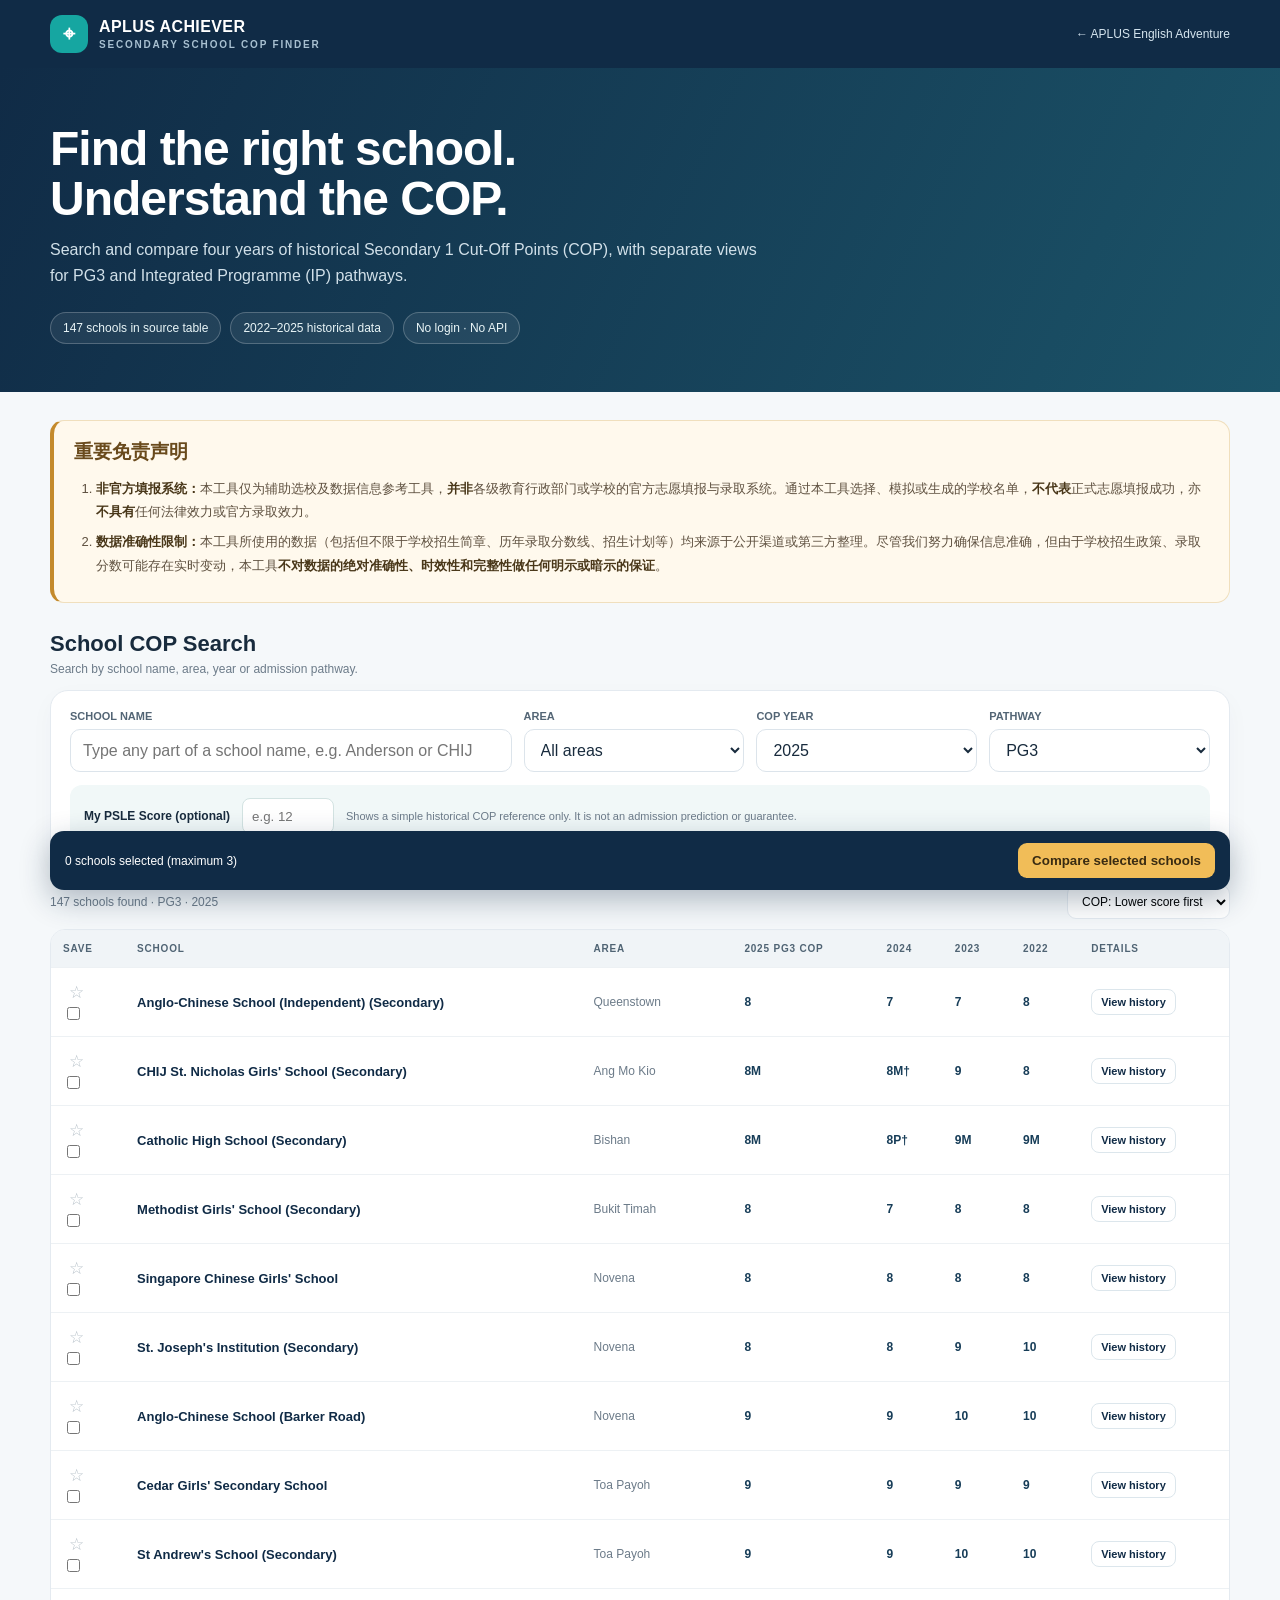
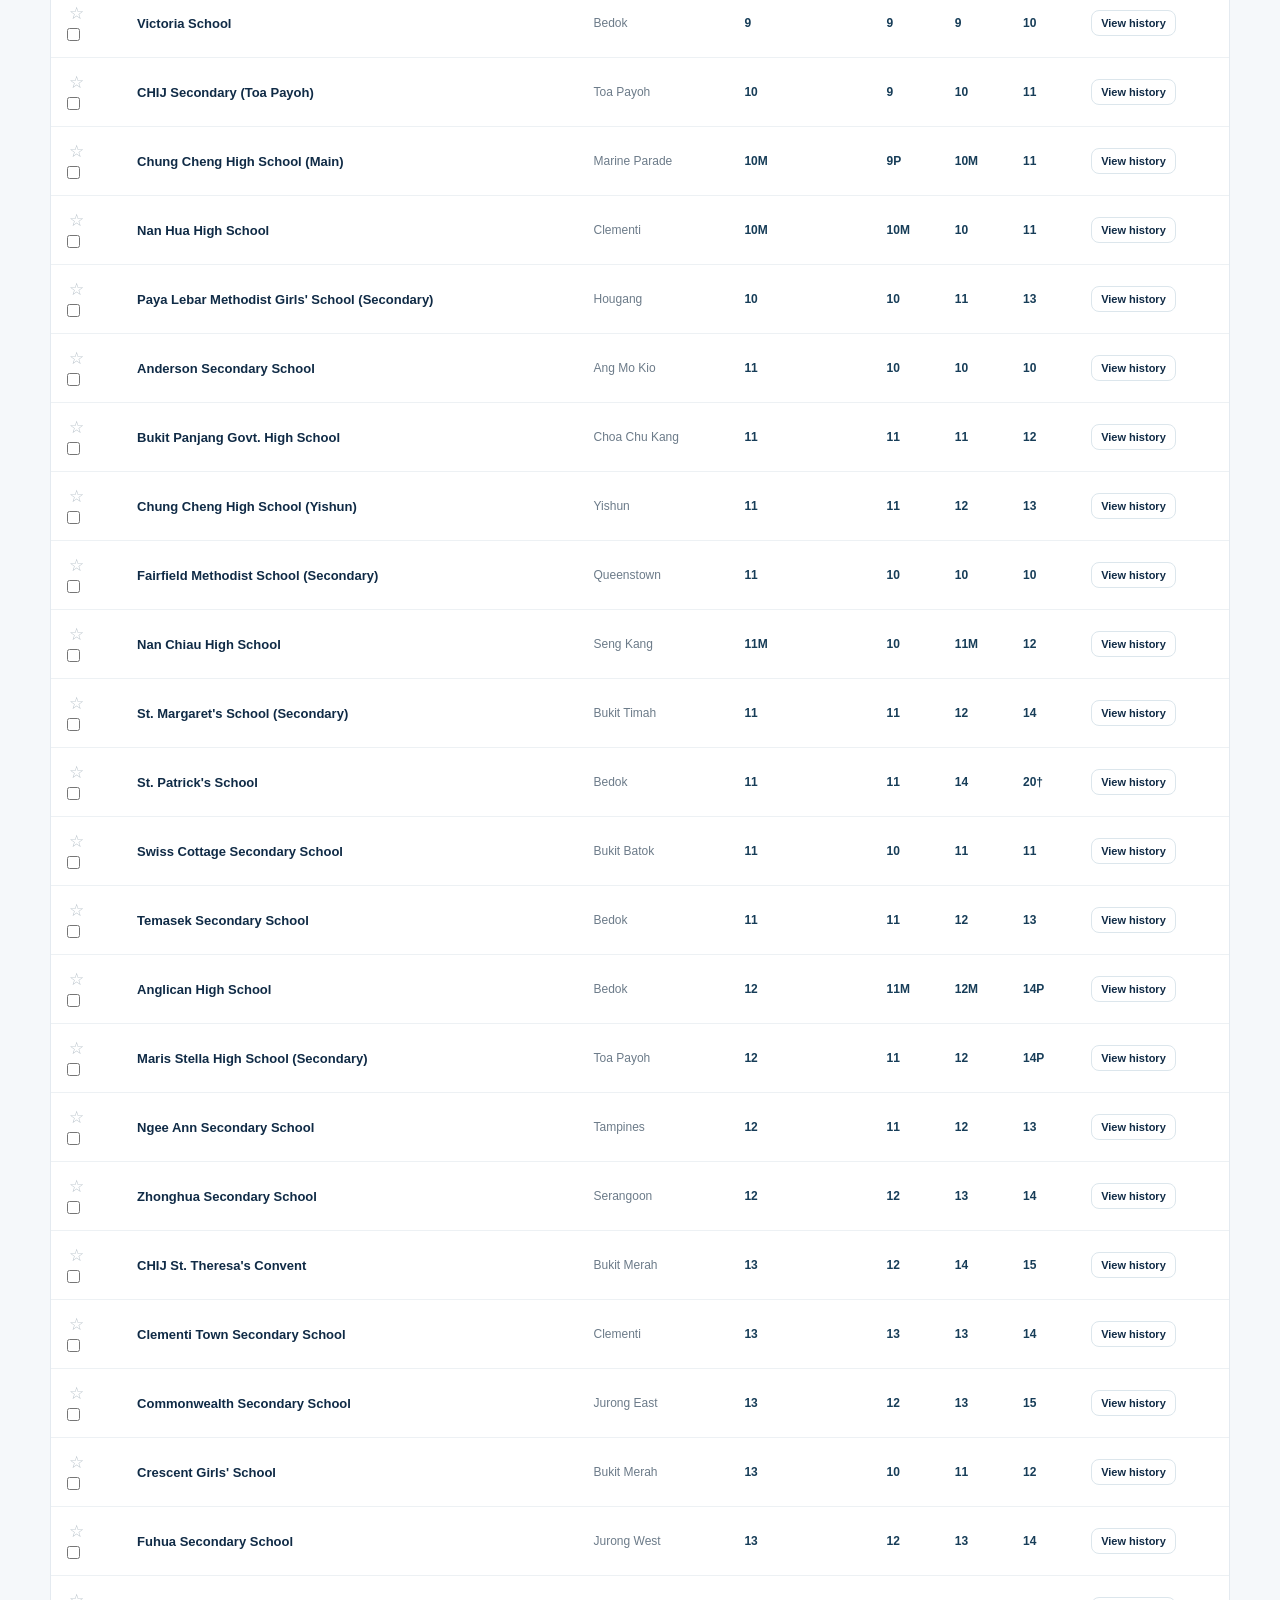
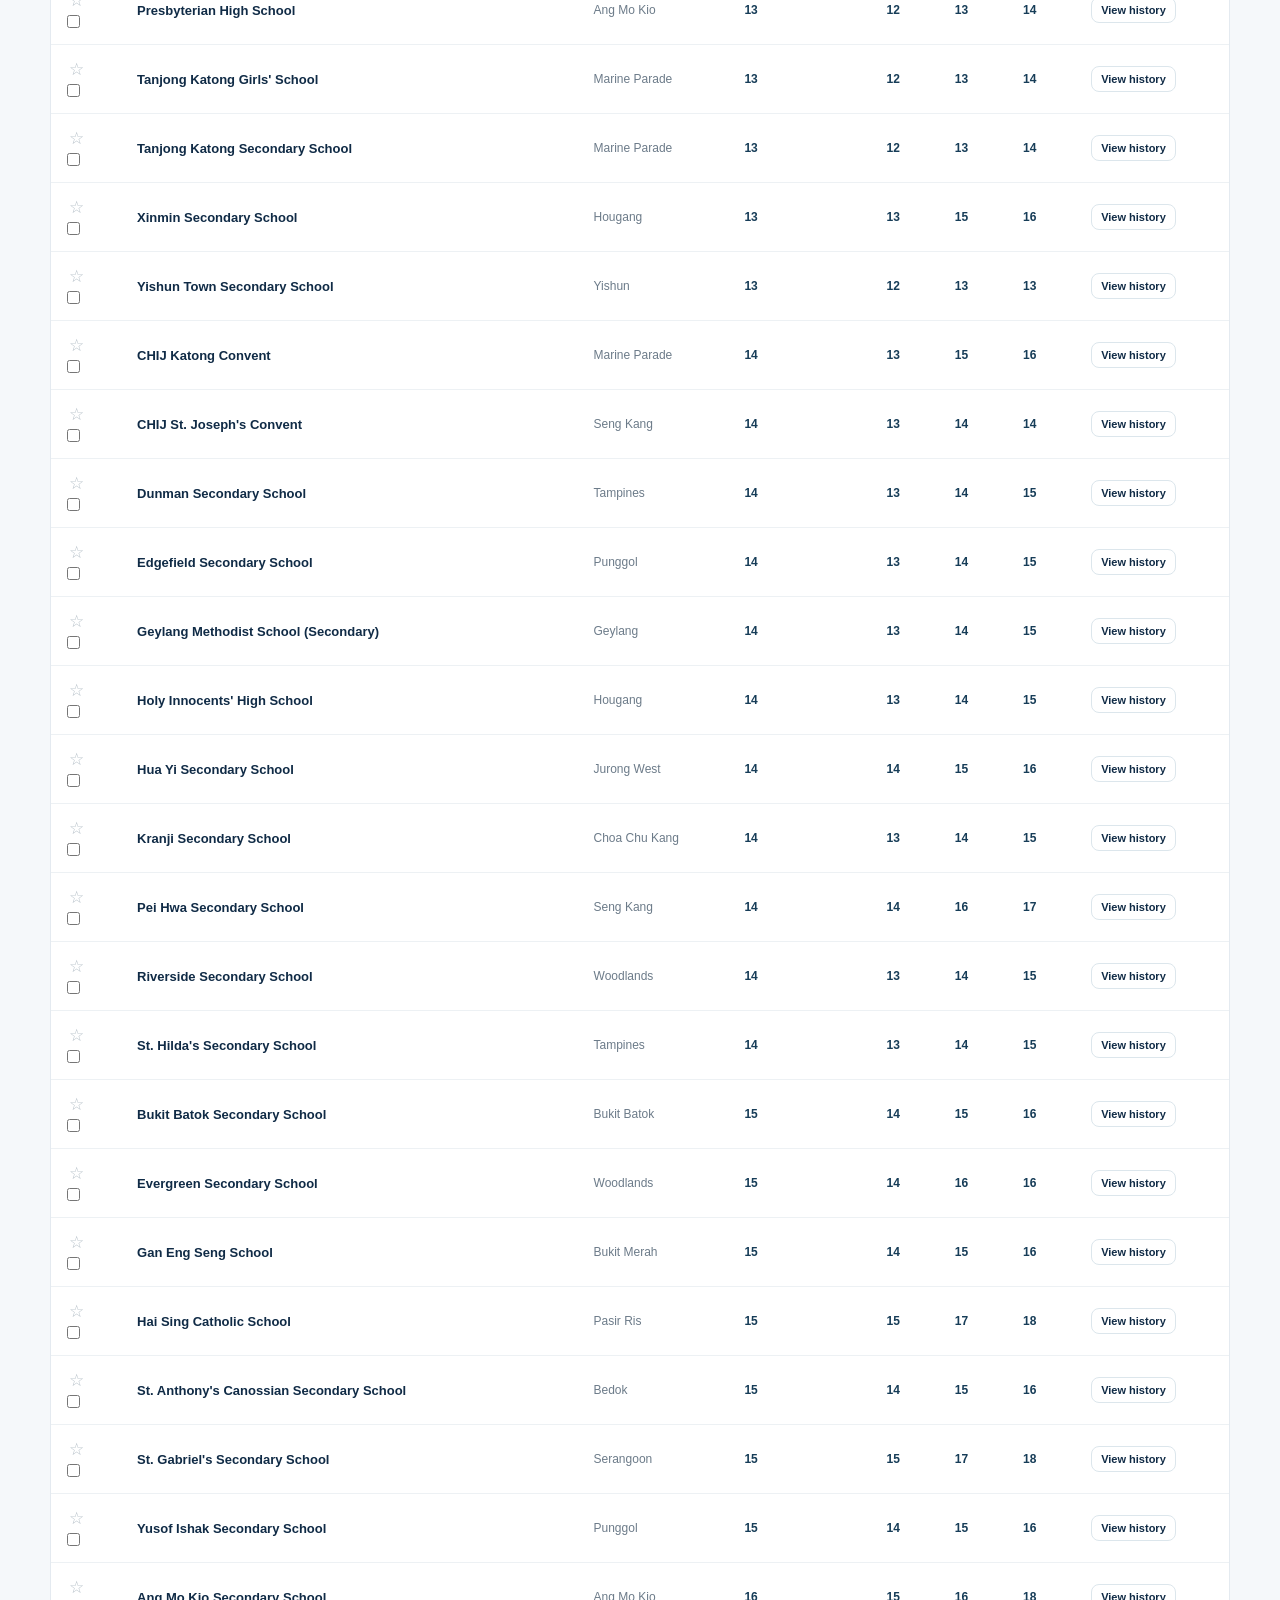
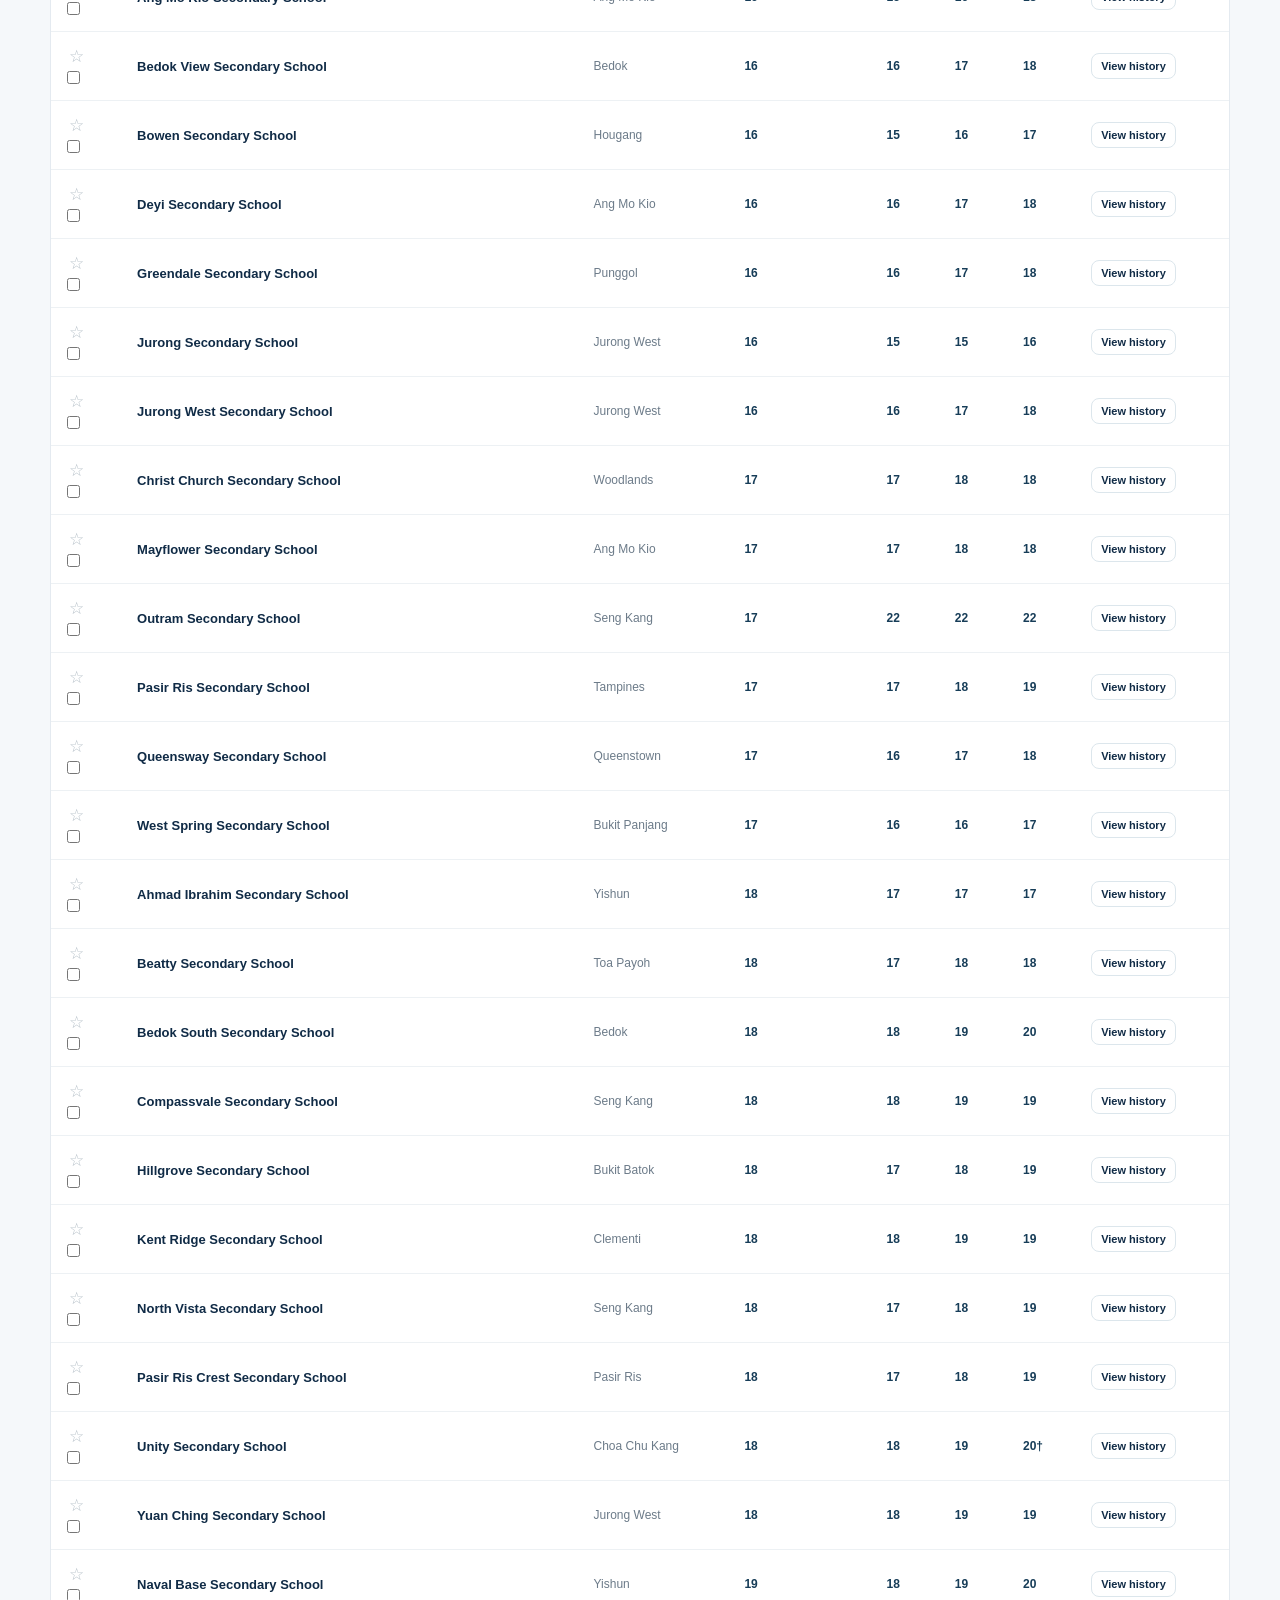
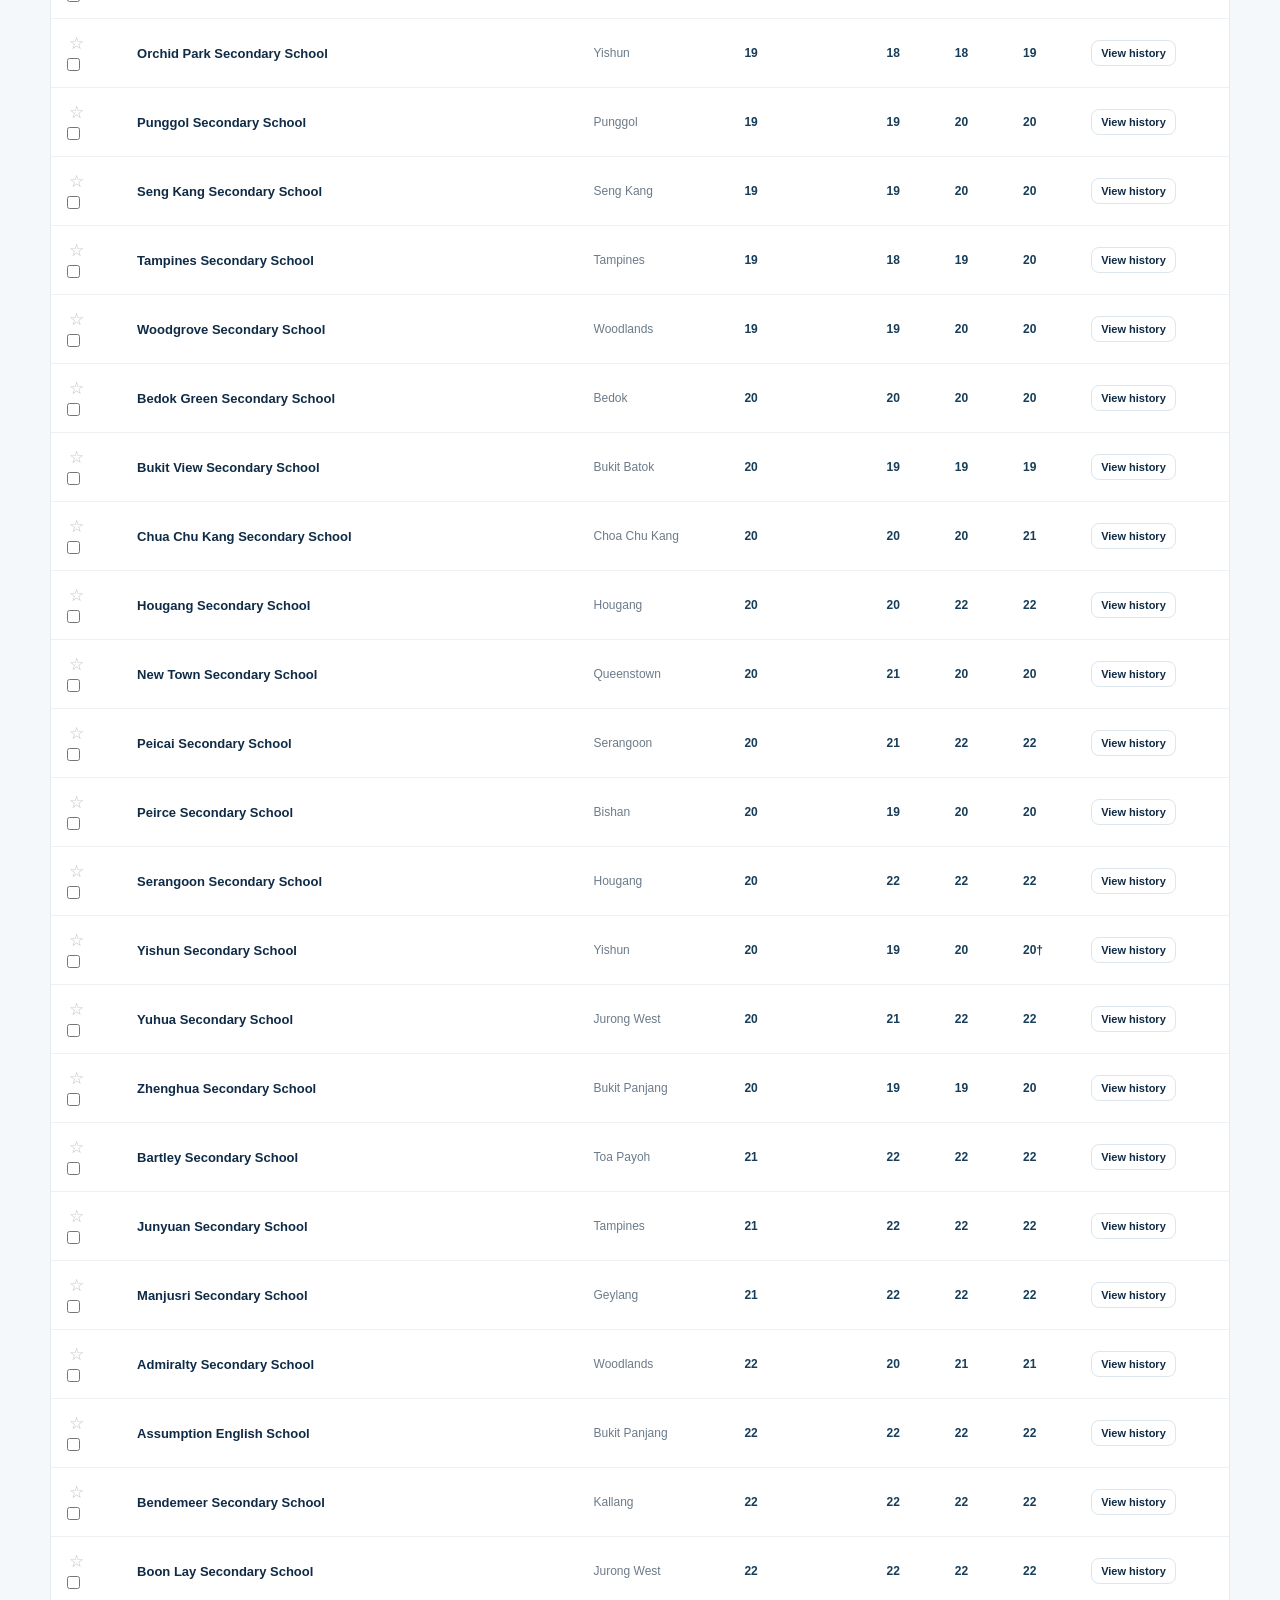
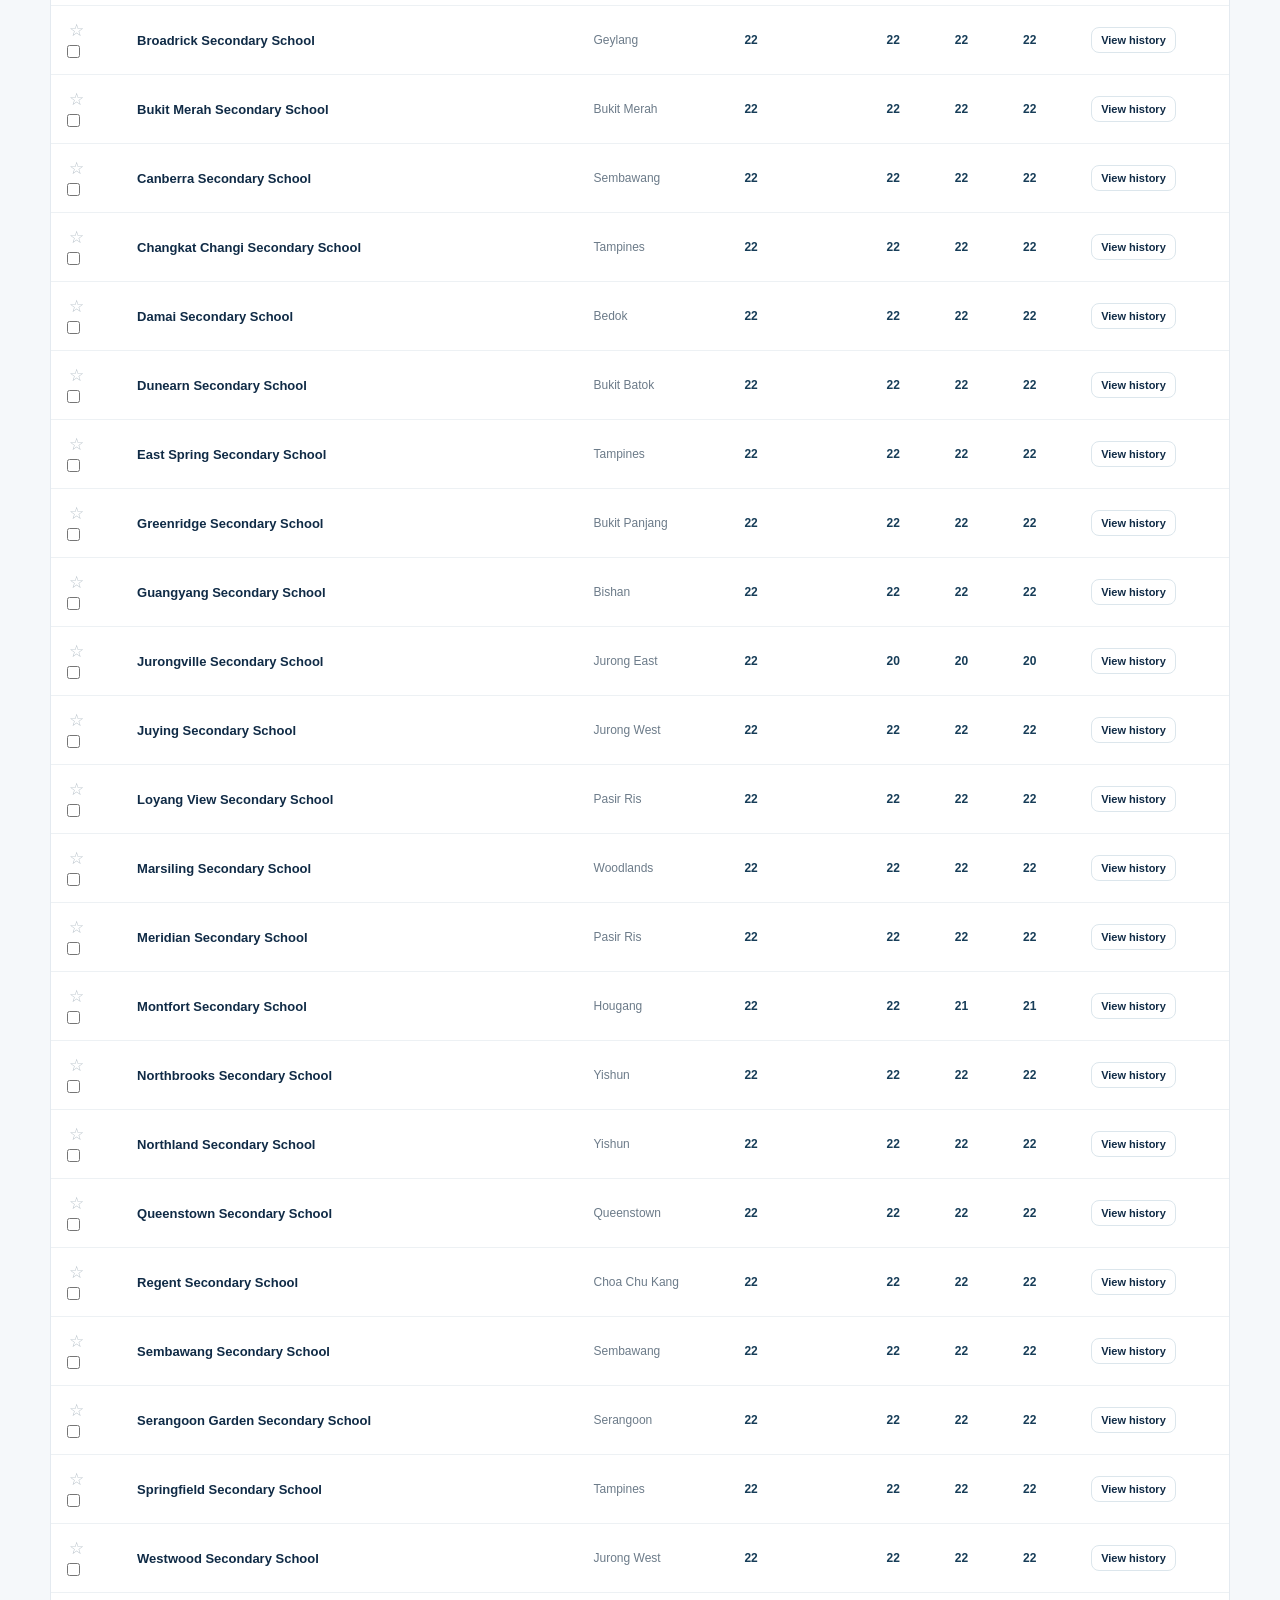
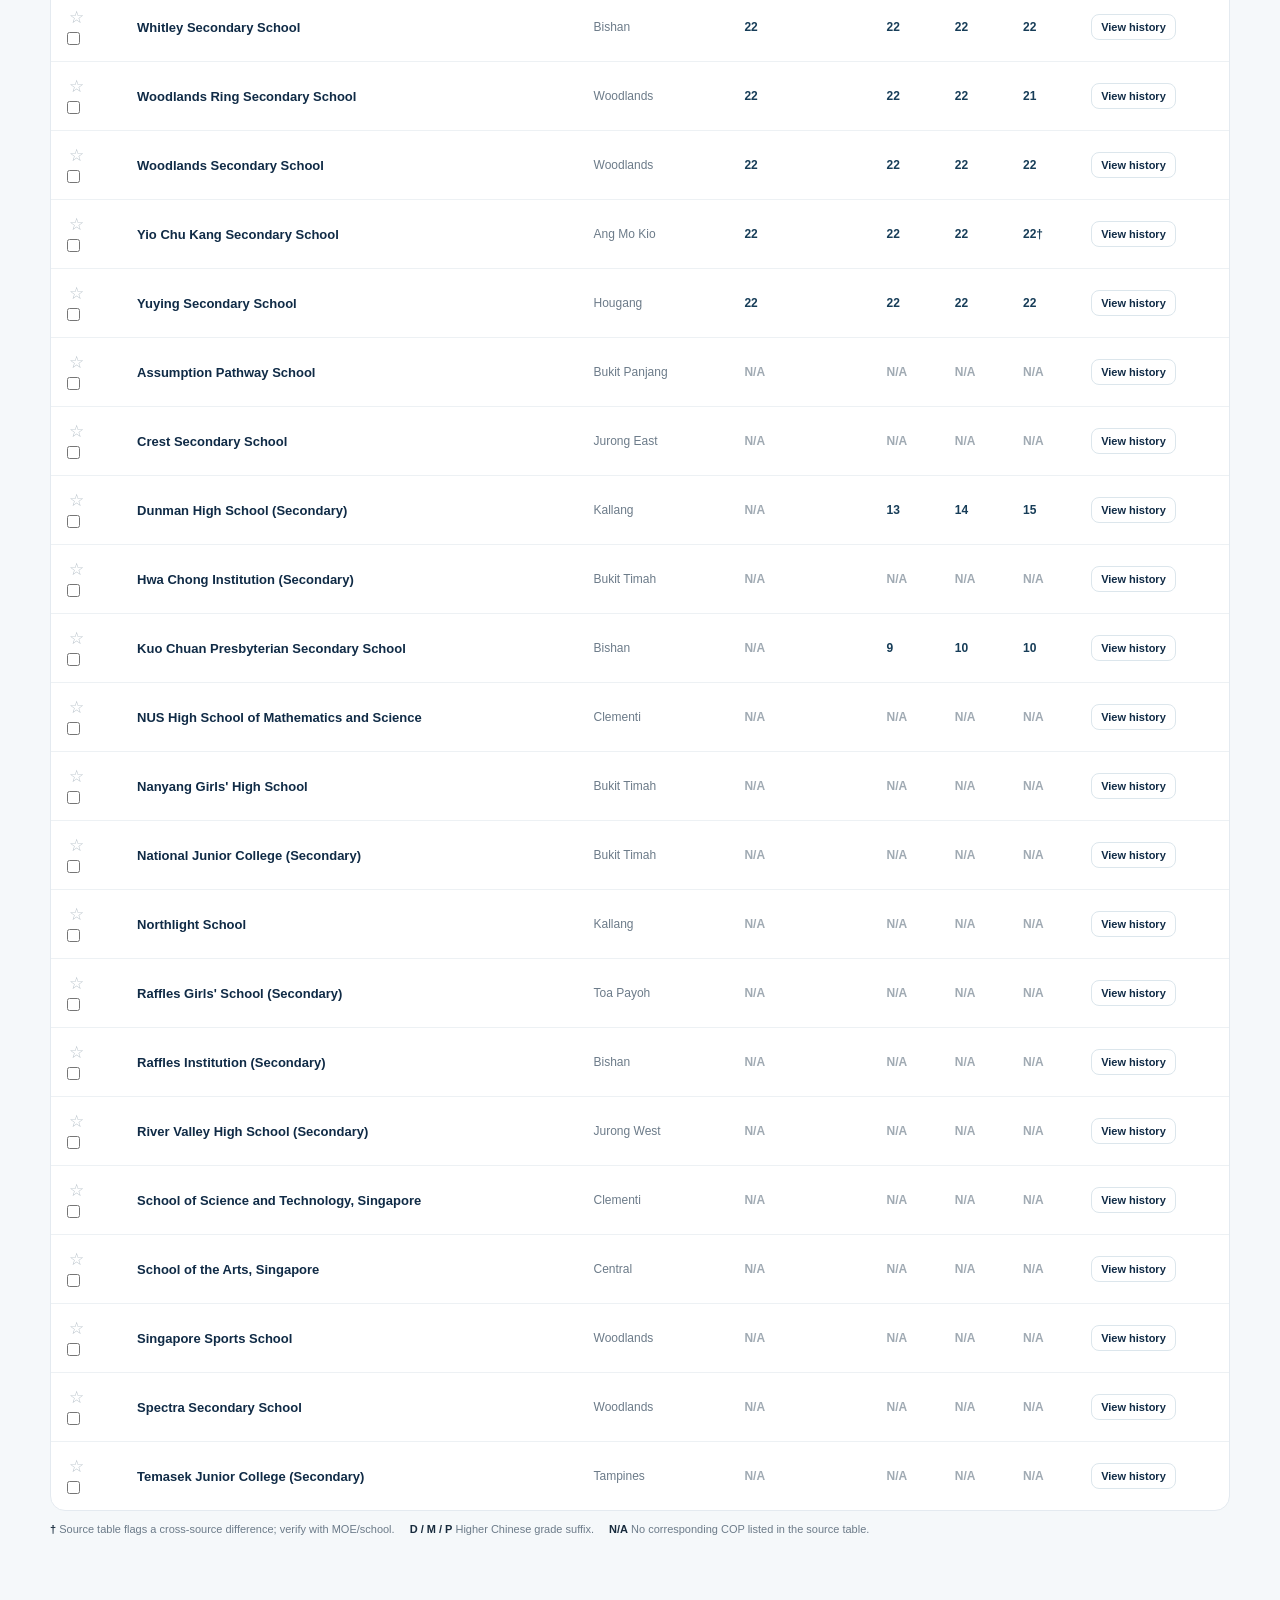
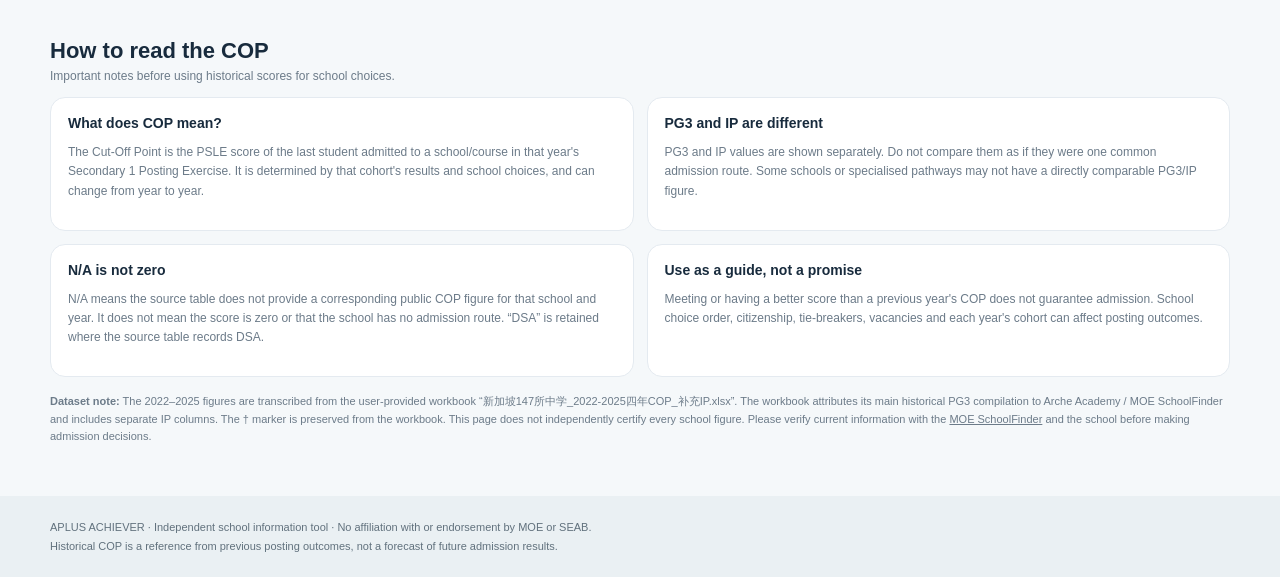
<file: secondary-cop/index.html>
<!doctype html>
<html lang="en">
<head>
<meta charset="utf-8">
<meta name="viewport" content="width=device-width,initial-scale=1">
<meta name="theme-color" content="#102b46">
<title>Singapore Secondary School COP Finder | APLUS ACHIEVER</title>
<style>
:root{--navy:#102b46;--navy2:#193d5c;--teal:#16a6a1;--mint:#e8f7f5;--gold:#f1bd58;--ink:#182b3d;--muted:#6c7b89;--line:#e4eaf0;--paper:#f5f8fa;--white:#fff;--red:#b85b51}
*{box-sizing:border-box}body{margin:0;background:var(--paper);color:var(--ink);font-family:Inter,"Segoe UI",Arial,sans-serif}a{color:inherit}.wrap{width:min(1180px,calc(100% - 36px));margin:auto}
header{background:var(--navy);color:white}.top{height:68px;display:flex;align-items:center;justify-content:space-between;gap:16px}.brand{display:flex;align-items:center;gap:11px;font-weight:900;letter-spacing:.4px}.mark{width:38px;height:38px;border-radius:12px;background:var(--teal);display:grid;place-items:center;font-size:21px;color:white}.brand small{display:block;color:#a8c0d1;font-size:10px;letter-spacing:1.8px;margin-top:3px}.top a{font-size:12px;color:#d5e5ef;text-decoration:none}
.hero{background:linear-gradient(115deg,#102b46,#1b5368);color:white;padding:42px 0 48px}.eyebrow{font-size:11px;letter-spacing:2px;color:#8de0d7;font-weight:900}.hero h1{font-size:clamp(32px,5vw,48px);line-height:1.05;margin:14px 0 12px;letter-spacing:-1px}.hero p{color:#d1e0e9;max-width:720px;line-height:1.65;margin:0}.hero-meta{display:flex;gap:9px;flex-wrap:wrap;margin-top:22px}.pill{border:1px solid #ffffff38;background:#ffffff12;padding:8px 12px;border-radius:99px;font-size:12px;color:#e9f5f7}
.disclaimer{background:#fff9ed;border:1px solid #f0dfbd;border-left:4px solid #c48a2c;border-radius:14px;padding:18px 20px;margin:0 0 22px}.disclaimer h2{font-size:19px;color:#694a1c;margin:0 0 12px}.disclaimer ol{margin:0;padding-left:22px}.disclaimer li{font-size:13px;line-height:1.8;color:#5f5140;margin:7px 0}.disclaimer strong{color:#493719}\n.stats{display:grid;grid-template-columns:repeat(3,1fr);gap:12px;margin-top:-22px;position:relative}.stat{background:white;border:1px solid var(--line);border-radius:15px;padding:16px 18px;box-shadow:0 8px 25px #1b365010}.stat strong{font-size:25px;display:block;color:var(--navy)}.stat span{font-size:12px;color:var(--muted)}
main{padding:28px 0 50px}.section-head{display:flex;align-items:end;justify-content:space-between;gap:15px;margin:28px 0 14px}.section-head h2{font-size:22px;margin:0}.section-head p{font-size:12px;color:var(--muted);margin:5px 0 0}
.panel{background:white;border:1px solid var(--line);border-radius:18px;padding:19px;box-shadow:0 8px 25px #1b365008}.filters{display:grid;grid-template-columns:2fr 1fr 1fr 1fr;gap:12px}.field label{display:block;font-size:11px;font-weight:850;color:#536575;margin-bottom:7px}.field input,.field select{width:100%;height:43px;border:1px solid #dce4eb;border-radius:10px;background:white;padding:0 12px;font:inherit;color:var(--ink);outline:none}.field input:focus,.field select:focus{border-color:var(--teal);box-shadow:0 0 0 3px #16a6a11b}.filter-actions{display:flex;align-items:end;gap:8px}.btn{height:42px;border:0;border-radius:10px;padding:0 14px;font-weight:850;font-size:12px;cursor:pointer}.btn-primary{background:var(--navy);color:white}.btn-light{background:#edf3f6;color:var(--navy)}.btn:disabled{opacity:.45;cursor:not-allowed}
.scorebar{margin-top:13px;padding:13px 14px;background:#f1f8f8;border-radius:12px;display:flex;gap:12px;align-items:center;flex-wrap:wrap}.scorebar label{font-size:12px;font-weight:800}.scorebar input{width:92px;height:36px;border:1px solid #d3e3e2;border-radius:8px;padding:0 9px}.scorebar small{color:var(--muted);font-size:11px;flex:1;line-height:1.5}
.results-head{display:flex;justify-content:space-between;align-items:center;gap:12px;margin:18px 0 10px}.result-count{font-size:12px;color:var(--muted)}.sort{border:1px solid var(--line);background:white;border-radius:9px;padding:8px 10px;font:inherit;font-size:12px}
.table-wrap{overflow:auto;border:1px solid var(--line);border-radius:15px;background:white}table{border-collapse:collapse;width:100%;min-width:790px}th{background:#f0f4f7;color:#506474;font-size:10px;text-transform:uppercase;letter-spacing:.8px;text-align:left;padding:13px 12px;white-space:nowrap}td{padding:13px 12px;border-top:1px solid #edf1f4;font-size:12px;vertical-align:middle}tbody tr:hover{background:#f9fcfc}.school{font-weight:850;color:var(--navy);font-size:13px}.area{color:var(--muted);white-space:nowrap}.cop{font-weight:900;font-variant-numeric:tabular-nums;color:#173d58}.cop.na{color:#a0aab3;font-weight:600}.cop.dsa{font-size:10px;color:#8a6330}.year-col{white-space:nowrap}.tag{display:inline-block;border-radius:6px;padding:4px 6px;background:#e8f7f5;color:#087b76;font-size:10px;font-weight:900}.tag.ip{background:#fff4dd;color:#8b641f}.star{border:0;background:transparent;font-size:17px;cursor:pointer;color:#b7c1c9}.star.on{color:#e5a82c}.details{border:1px solid #dce6ec;background:white;color:var(--navy);border-radius:8px;padding:6px 9px;font-size:11px;font-weight:800;cursor:pointer}
.comparebar{position:sticky;bottom:10px;margin:16px 0 0;background:var(--navy);color:white;border-radius:14px;padding:12px 15px;display:flex;align-items:center;justify-content:space-between;gap:12px;box-shadow:0 10px 30px #122e4550}.comparebar span{font-size:12px}.comparebar button{border:0;border-radius:9px;background:var(--gold);color:#392b12;font-weight:900;padding:10px 14px;cursor:pointer}
.empty{text-align:center;padding:35px;color:var(--muted);font-size:13px}.legend{display:flex;gap:15px;flex-wrap:wrap;margin-top:12px;color:var(--muted);font-size:11px}.legend b{color:var(--ink)}
.info-grid{display:grid;grid-template-columns:1fr 1fr;gap:13px;margin-top:14px}.info{background:white;border:1px solid var(--line);border-radius:15px;padding:17px}.info h3{font-size:14px;margin:0 0 8px}.info p,.info li{font-size:12px;line-height:1.6;color:var(--muted)}.info ul{padding-left:18px;margin:7px 0}.source{font-size:11px;color:var(--muted);line-height:1.6;margin-top:16px}
.modal-bg{display:none;position:fixed;inset:0;background:#081b2bd9;z-index:20;align-items:center;justify-content:center;padding:16px}.modal-bg.show{display:flex}.modal{width:min(760px,100%);max-height:88vh;overflow:auto;background:white;border-radius:18px;padding:22px}.modal-head{display:flex;justify-content:space-between;gap:12px;align-items:start}.modal h2{font-size:20px;margin:0}.close{border:0;background:#edf2f5;border-radius:8px;padding:7px 11px;font-size:18px;cursor:pointer}.modal-sub{font-size:12px;color:var(--muted);margin:5px 0 18px}.history{width:100%;min-width:0}.history th,.history td{text-align:center}.compare-cards{display:grid;grid-template-columns:repeat(auto-fit,minmax(180px,1fr));gap:10px;margin:12px 0}.compare-card{border:1px solid var(--line);border-radius:12px;padding:13px}.compare-card h3{font-size:13px;margin:0 0 5px}.compare-card p{font-size:11px;color:var(--muted);margin:0 0 8px}.compare-card strong{font-size:24px;color:var(--navy)}
footer{background:#eaf0f3;padding:22px 0;color:#61717d;font-size:11px;line-height:1.7}footer a{color:#174a67}
@media(max-width:800px){.filters{grid-template-columns:1fr 1fr}.filters .field:first-child{grid-column:span 2}.info-grid{grid-template-columns:1fr}}
@media(max-width:520px){.wrap{width:calc(100% - 24px)}.top{height:60px}.top a{display:none}.hero{padding:32px 0 40px}.stats{gap:7px}.stat{padding:12px}.stat strong{font-size:21px}.stat span{font-size:10px}.filters{grid-template-columns:1fr 1fr;gap:9px}.filters .field:first-child{grid-column:span 2}.panel{padding:13px}.filter-actions{grid-column:span 2}.filter-actions .btn{flex:1}.section-head{align-items:start;flex-direction:column}.comparebar{bottom:6px}.comparebar span{font-size:11px}.hero h1{font-size:34px}}
</style>
</head>
<body>
<header><div class="wrap top"><div class="brand"><div class="mark">⌖</div><div>APLUS ACHIEVER<small>SECONDARY SCHOOL COP FINDER</small></div></div><a href="../">← APLUS English Adventure</a></div></header>
<section class="hero"><div class="wrap"><h1>Find the right school.<br>Understand the COP.</h1><p>Search and compare four years of historical Secondary 1 Cut-Off Points (COP), with separate views for PG3 and Integrated Programme (IP) pathways.</p><div class="hero-meta"><span class="pill">147 schools in source table</span><span class="pill">2022–2025 historical data</span><span class="pill">No login · No API</span></div></div></section>
<main class="wrap">
<section class="disclaimer" aria-labelledby="disclaimerTitle">
<h2 id="disclaimerTitle">重要免责声明</h2>
<ol>
<li><strong>非官方填报系统：</strong>本工具仅为辅助选校及数据信息参考工具，<strong>并非</strong>各级教育行政部门或学校的官方志愿填报与录取系统。通过本工具选择、模拟或生成的学校名单，<strong>不代表</strong>正式志愿填报成功，亦<strong>不具有</strong>任何法律效力或官方录取效力。</li>
<li><strong>数据准确性限制：</strong>本工具所使用的数据（包括但不限于学校招生简章、历年录取分数线、招生计划等）均来源于公开渠道或第三方整理。尽管我们努力确保信息准确，但由于学校招生政策、录取分数可能存在实时变动，本工具<strong>不对数据的绝对准确性、时效性和完整性做任何明示或暗示的保证</strong>。</li>
</ol>
</section>

<div class="section-head"><div><h2>School COP Search</h2><p>Search by school name, area, year or admission pathway.</p></div></div>
<section class="panel">
<div class="filters">
 <div class="field"><label for="search">SCHOOL NAME</label><input id="search" type="search" placeholder="Type any part of a school name, e.g. Anderson or CHIJ"></div>
 <div class="field"><label for="area">AREA</label><select id="area"><option value="">All areas</option></select></div>
 <div class="field"><label for="year">COP YEAR</label><select id="year"><option value="2025">2025</option><option value="2024">2024</option><option value="2023">2023</option><option value="2022">2022</option></select></div>
 <div class="field"><label for="pathway">PATHWAY</label><select id="pathway"><option value="pg3">PG3</option><option value="ip">IP</option></select></div>
</div>
<div class="scorebar"><label for="myScore">My PSLE Score (optional)</label><input id="myScore" type="number" min="4" max="32" placeholder="e.g. 12"><small>Shows a simple historical COP reference only. It is not an admission prediction or guarantee.</small></div>
</section>
<div class="results-head"><div class="result-count" id="resultCount">Loading school data…</div><select class="sort" id="sort"><option value="scoreAsc" selected>COP: Lower score first</option><option value="area">Sort: Area</option></select></div>
<div class="table-wrap"><table><thead><tr><th>Save</th><th>School</th><th>Area</th><th id="currentHead">2025 PG3 COP</th><th>2024</th><th>2023</th><th>2022</th><th>Details</th></tr></thead><tbody id="rows"><tr><td colspan="8" class="empty">Loading…</td></tr></tbody></table></div>
<div class="legend"><span><b>†</b> Source table flags a cross-source difference; verify with MOE/school.</span><span><b>D / M / P</b> Higher Chinese grade suffix.</span><span><b>N/A</b> No corresponding COP listed in the source table.</span></div>
<div class="comparebar" id="compareBar" hidden><span id="compareText">0 schools selected</span><button id="compareBtn">Compare selected schools</button></div>
<div class="section-head"><div><h2>How to read the COP</h2><p>Important notes before using historical scores for school choices.</p></div></div>
<div class="info-grid">
 <article class="info"><h3>What does COP mean?</h3><p>The Cut-Off Point is the PSLE score of the last student admitted to a school/course in that year's Secondary 1 Posting Exercise. It is determined by that cohort's results and school choices, and can change from year to year.</p></article>
 <article class="info"><h3>PG3 and IP are different</h3><p>PG3 and IP values are shown separately. Do not compare them as if they were one common admission route. Some schools or specialised pathways may not have a directly comparable PG3/IP figure.</p></article>
 <article class="info"><h3>N/A is not zero</h3><p>N/A means the source table does not provide a corresponding public COP figure for that school and year. It does not mean the score is zero or that the school has no admission route. “DSA” is retained where the source table records DSA.</p></article>
 <article class="info"><h3>Use as a guide, not a promise</h3><p>Meeting or having a better score than a previous year's COP does not guarantee admission. School choice order, citizenship, tie-breakers, vacancies and each year's cohort can affect posting outcomes.</p></article>
</div>
<div class="source"><b>Dataset note:</b> The 2022–2025 figures are transcribed from the user-provided workbook “新加坡147所中学_2022-2025四年COP_补充IP.xlsx”. The workbook attributes its main historical PG3 compilation to Arche Academy / MOE SchoolFinder and includes separate IP columns. The † marker is preserved from the workbook. This page does not independently certify every school figure. Please verify current information with the <a href="https://www.moe.gov.sg/schoolfinder" target="_blank" rel="noopener">MOE SchoolFinder</a> and the school before making admission decisions.</div>
</main>
<footer><div class="wrap">APLUS ACHIEVER · Independent school information tool · No affiliation with or endorsement by MOE or SEAB.<br>Historical COP is a reference from previous posting outcomes, not a forecast of future admission results.</div></footer>
<div class="modal-bg" id="modal" role="dialog" aria-modal="true" aria-labelledby="modalTitle"><div class="modal"><div class="modal-head"><div><h2 id="modalTitle">School details</h2><div class="modal-sub" id="modalSub"></div></div><button class="close" id="close" aria-label="Close">×</button></div><div id="modalBody"></div></div></div>
<script>
const YEARS=["2025","2024","2023","2022"];
const DATA_URL="data/schools.csv?v=be9c8f03";
let schools=[],saved=new Set(JSON.parse(localStorage.getItem("aplusCopSaved")||"[]")),selected=new Set();
const $=id=>document.getElementById(id);
function parseCSV(text){
 const lines=text.trim().split(/\r?\n/);return lines.slice(1).map(line=>{
  const p=line.split("|");return {id:Number(p[0]),name:p[1],area:p[2],pg3:p.slice(3,7),ip:p.slice(7,11)};
 });
}
function normalizeSearch(v){return String(v||"").normalize("NFD").replace(/[\u0300-\u036f]/g,"").toLowerCase().replace(/&/g," and ").replace(/[^a-z0-9]+/g," ").trim().replace(/\s+/g," ")}
function scoreNumber(v){const m=String(v||"").match(/\d+/);return m?Number(m[0]):null}
function display(v){if(!v||v==="—")return '<span class="cop na">N/A</span>';if(v==="DSA")return '<span class="cop dsa">DSA</span>';return '<span class="cop">'+escapeHTML(v)+'</span>'}
function escapeHTML(v){return String(v).replace(/[&<>"']/g,c=>({"&":"&amp;","<":"&lt;",">":"&gt;",'"':"&quot;","'":"&#39;"}[c]))}
function populateAreas(){[...new Set(schools.map(s=>s.area))].sort().forEach(a=>{const o=document.createElement("option");o.value=a;o.textContent=a;$("area").appendChild(o)})}
function currentValue(s){return s[$("pathway").value][Number($("year").value)-2022]}
function render(){
 const q=normalizeSearch($("search").value),terms=q.split(" ").filter(Boolean),area=$("area").value,year=$("year").value,path=$("pathway").value,score=Number($("myScore").value)||null;
 $("currentHead").textContent=year+" "+path.toUpperCase()+" COP";
 let list=schools.filter(s=>{const haystack=normalizeSearch(s.name+" "+s.area);return terms.every(term=>haystack.includes(term))&&(!area||s.area===area)});
 const sort=$("sort").value;
 list.sort((a,b)=>{if(sort==="area")return a.area.localeCompare(b.area)||a.name.localeCompare(b.name);if(sort==="scoreAsc"||sort==="scoreDesc"){const av=scoreNumber(a[path][Number(year)-2022]),bv=scoreNumber(b[path][Number(year)-2022]);if(av===null)return 1;if(bv===null)return -1;return sort==="scoreAsc"?av-bv:bv-av}return a.name.localeCompare(b.name)});
 $("resultCount").textContent=list.length+" schools found · "+path.toUpperCase()+" · "+year;
 const tbody=$("rows");tbody.innerHTML="";
 if(!list.length){tbody.innerHTML='<tr><td colspan="8" class="empty">No schools match your search. Try another name or area.</td></tr>';return}
 list.forEach(s=>{
  const v=s[path][Number(year)-2022],n=scoreNumber(v),isSaved=saved.has(s.id),isSelected=selected.has(s.id);
  let compareMark="";if(score&&n!==null)compareMark=score<=n?"<small style='display:block;color:#13816f;font-weight:700'>At / below historical COP</small>":"<small style='display:block;color:#a66b24;font-weight:700'>Above historical COP</small>";
  const tr=document.createElement("tr");
  tr.innerHTML='<td><button class="star '+(isSaved?"on":"")+'" data-save="'+s.id+'" aria-label="Save school">'+(isSaved?"★":"☆")+'</button><br><input type="checkbox" data-compare="'+s.id+'" '+(isSelected?"checked":"")+' aria-label="Select for comparison"></td>'+
   '<td><div class="school">'+escapeHTML(s.name)+'</div></td><td class="area">'+escapeHTML(s.area)+'</td><td class="year-col">'+display(v)+compareMark+'</td>'+
   YEARS.slice(1).map(y=>'<td class="year-col">'+display(s[path][Number(y)-2022])+'</td>').join("")+
   '<td><button class="details" data-detail="'+s.id+'">View history</button></td>';
  tbody.appendChild(tr);
 });
 // School count remains available in the data; its display is intentionally omitted.
 $("rows").querySelectorAll("[data-save]").forEach(b=>b.onclick=()=>toggleSave(Number(b.dataset.save)));
 $("rows").querySelectorAll("[data-compare]").forEach(b=>b.onchange=()=>toggleCompare(Number(b.dataset.compare),b.checked));
 $("rows").querySelectorAll("[data-detail]").forEach(b=>b.onclick=()=>showDetails(Number(b.dataset.detail)));
 updateCompare();
}
function toggleSave(id){saved.has(id)?saved.delete(id):saved.add(id);localStorage.setItem("aplusCopSaved",JSON.stringify([...saved]));render()}
function toggleCompare(id,on){if(on){if(selected.size>=3){alert("Please compare up to 3 schools at a time.");render();return}selected.add(id)}else selected.delete(id);updateCompare()}
function updateCompare(){$("compareBar").hidden=selected.size===0;$("compareText").textContent=selected.size+" school"+(selected.size===1?"":"s")+" selected (maximum 3)"}
function showDetails(id){
 const s=schools.find(x=>x.id===id);if(!s)return;
 $("modalTitle").textContent=s.name;$("modalSub").textContent=s.area+" · Historical COP record";
 const makeRow=(label,arr)=>'<tr><th>'+label+'</th>'+["2022","2023","2024","2025"].map((y,i)=>'<td>'+display(arr[i])+'</td>').join("")+'</tr>';
 $("modalBody").innerHTML='<div class="table-wrap"><table class="history"><thead><tr><th>Pathway</th><th>2022</th><th>2023</th><th>2024</th><th>2025</th></tr></thead><tbody>'+makeRow("PG3",s.pg3)+makeRow("IP",s.ip)+'</tbody></table></div><p class="source">D/M/P suffixes and † source markers are retained as supplied in the workbook. N/A or — indicates no comparable figure is listed for that year in the source table.</p>';
 $("modal").classList.add("show");
}
function showComparison(){
 const path=$("pathway").value,year=$("year").value;
 const items=[...selected].map(id=>schools.find(s=>s.id===id)).filter(Boolean);
 $("modalTitle").textContent="School comparison";$("modalSub").textContent=path.toUpperCase()+" · Selected year "+year;
 $("modalBody").innerHTML='<div class="compare-cards">'+items.map(s=>{const v=s[path][Number(year)-2022];return '<div class="compare-card"><h3>'+escapeHTML(s.name)+'</h3><p>'+escapeHTML(s.area)+'</p><strong>'+escapeHTML(v||"N/A")+'</strong><p>'+year+' '+path.toUpperCase()+' COP</p></div>'}).join("")+'</div><div class="table-wrap"><table class="history"><thead><tr><th>School</th>'+["2022","2023","2024","2025"].map(y=>'<th>'+y+'</th>').join("")+'</tr></thead><tbody>'+items.map(s=>'<tr><td>'+escapeHTML(s.name)+'</td>'+s[path].map(v=>'<td>'+escapeHTML(v||"N/A")+'</td>').join("")+'</tr>').join("")+'</tbody></table></div>';
 $("modal").classList.add("show");
}
async function init(){
 try{const r=await fetch(DATA_URL,{cache:"no-store"});if(!r.ok)throw new Error("HTTP "+r.status);schools=parseCSV(await r.text());if(schools.length!==147)console.warn("Expected 147 school records; loaded",schools.length);populateAreas();render()}
 catch(e){$("resultCount").textContent="Could not load school data";$("rows").innerHTML='<tr><td colspan="8" class="empty">The data file could not be loaded. Please open this page through GitHub Pages or a local web server.</td></tr>';console.error(e)}
}
["search","area","year","pathway","myScore","sort"].forEach(id=>$(id).addEventListener(id==="search"||id==="myScore"?"input":"change",render));
$("compareBtn").onclick=showComparison;$("close").onclick=()=>$("modal").classList.remove("show");$("modal").onclick=e=>{if(e.target.id==="modal")$("modal").classList.remove("show")};document.addEventListener("keydown",e=>{if(e.key==="Escape")$("modal").classList.remove("show")});
init();
</script>
</body>
</html>
</file>
<file: inq-edu/assets/css/style.css>
:root{--navy:#102d4b;--navy2:#183b60;--gold:#ddae50;--gold2:#c99632;--ink:#172f4d;--muted:#53657b;--paper:#fbfaf8;--line:#d9dce0;--serif:"Playfair Display",Georgia,serif;--sans:"DM Sans",Arial,sans-serif}*{box-sizing:border-box}html{scroll-behavior:smooth;scroll-padding-top:90px}body{margin:0;background:var(--paper);color:var(--ink);font-family:var(--sans);font-size:15px}a{color:inherit;text-decoration:none}button,input,select,textarea{font:inherit}.site-header{height:118px;padding:0 5.7%;display:flex;align-items:center;justify-content:space-between;position:absolute;top:0;left:0;width:100%;z-index:20;border-bottom:1px solid #ffffff70;color:var(--navy)}.brand{width:120px;display:flex;flex-direction:column;align-items:flex-start;line-height:1}.brand-mark{height:59px;position:relative;display:flex;align-items:center;font-family:var(--serif);font-size:54px;letter-spacing:-8px;font-weight:500}.brand-mark span:nth-child(2){font-style:italic;color:var(--navy2)}.brand-mark span:nth-child(3){margin-left:3px}.brand-orbit{position:absolute;width:78px;height:30px;border-top:1.5px solid var(--gold);border-radius:50%;transform:rotate(-34deg);left:28px;top:22px}.brand-orbit:after{content:"";position:absolute;right:-2px;top:-4px;width:6px;height:6px;background:var(--gold);border-radius:50%}.brand-edu{font-size:11px;letter-spacing:7px;padding-left:31px;margin-top:2px}.main-nav{display:flex;align-items:center;gap:clamp(20px,3vw,46px);font-size:14px}.main-nav>a,.nav-dropdown>a{padding:13px 0;position:relative}.main-nav>a:after,.nav-dropdown>a:after{content:"";position:absolute;bottom:0;left:0;width:0;height:2px;background:var(--gold);transition:.25s}.main-nav>a:hover:after,.main-nav>a.active:after,.nav-dropdown>a:hover:after{width:100%}.nav-dropdown{position:relative}.nav-dropdown>a span{padding-left:5px}.dropdown-panel{display:none;position:absolute;top:100%;left:-18px;min-width:140px;background:white;box-shadow:0 12px 30px #102d4b18;padding:10px}.dropdown-panel a{display:block;padding:10px;font-size:13px}.dropdown-panel a:hover{background:#f6f2e9}.nav-dropdown:hover .dropdown-panel,.nav-dropdown:focus-within .dropdown-panel{display:block}.header-cta{background:var(--gold);border-radius:30px;padding:13px 23px;font-size:14px;white-space:nowrap;transition:.2s}.header-cta:hover,.button-gold:hover{background:#e8bd68;transform:translateY(-2px)}.header-cta span,.button span,.text-link span{font-size:19px;margin-left:8px}.menu-toggle{display:none}.hero{height:640px;min-height:620px;position:relative;overflow:hidden;background:#eeeae3}.hero-image{position:absolute;inset:0;background-image:url("https://images.unsplash.com/photo-1497366754035-f200968a6e72?auto=format&fit=crop&w=2200&q=88");background-size:cover;background-position:center 53%;filter:saturate(.65)}.hero-wash{position:absolute;inset:0;background:linear-gradient(90deg,#fbfaf8 0%,#fbfaf8f5 31%,#fbfaf8c9 48%,#fbfaf855 68%,#fbfaf810 100%),linear-gradient(0deg,#fbfaf8aa,transparent 22%)}.hero-copy{position:relative;z-index:2;padding:172px 5.7% 60px;max-width:920px}.eyebrow{display:flex;gap:13px;align-items:center;letter-spacing:3px;font-size:11px;color:var(--navy);margin-bottom:35px}.eyebrow em{font-style:normal;color:var(--gold2)}.hero h1{font-family:var(--serif);font-weight:400;font-size:clamp(48px,5vw,76px);line-height:1.02;letter-spacing:1px;margin:0 0 25px;color:var(--navy)}.hero h1 span,.section-heading h2 span,.tutor-copy h2 span,.contact-copy h2 span{color:var(--gold)}.hero-lede{font-size:23px;line-height:1.45;color:#3e5067;margin:0 0 27px}.programme-tags{font-weight:600;letter-spacing:4px;font-size:16px;margin-bottom:35px}.programme-tags i{display:inline-block;height:16px;width:1px;background:var(--navy);vertical-align:middle;margin:0 18px}.button{display:inline-flex;align-items:center;justify-content:center;border:0;border-radius:28px;padding:14px 28px;font-size:15px;cursor:pointer;transition:.2s}.button-navy{background:var(--navy);color:white}.button-navy:hover{background:#244d74;transform:translateY(-2px)}.atom-art{position:absolute;z-index:2;right:8%;top:170px;width:285px;height:285px;pointer-events:none;filter:drop-shadow(0 12px 18px #102d4b20)}.atom-art .orbit{position:absolute;inset:12px 38px;border:2px solid #d6a64d;border-radius:50%;box-shadow:inset 0 0 8px #ffffff80}.atom-art .orbit-one{transform:rotate(22deg)}.atom-art .orbit-two{transform:rotate(78deg) scaleX(.72)}.atom-art .orbit-three{transform:rotate(-48deg) scaleX(.58)}.atom-core{position:absolute;left:calc(50% - 22px);top:calc(50% - 22px);width:44px;height:44px;border-radius:50%;background:radial-gradient(circle at 32% 27%,#fff4c9 0%,#e8c16c 25%,#a97627 68%,#f5d68c 100%);box-shadow:0 5px 12px #6e4b1b55}@media(max-width:800px){.atom-art{right:5%;top:310px;width:190px;height:190px;opacity:.72}}@media(max-width:560px){.atom-art{right:3%;top:355px;width:145px;height:145px;opacity:.48}.atom-art .orbit{border-width:1.5px}}.hero-caption{position:absolute;bottom:23px;right:5.7%;font-size:9px;letter-spacing:3px;color:#ffffffd9}.hero-lines{position:absolute;z-index:1;inset:0;width:100%;height:100%;pointer-events:none}.hero-lines path{fill:none;stroke:var(--gold);stroke-width:1.1;opacity:.85}.section-wrap{padding-left:5.7%;padding-right:5.7%}.philosophy{position:relative;display:grid;grid-template-columns:34% 66%;padding-top:48px;padding-bottom:76px;min-height:330px;background:linear-gradient(180deg,#fff 0%,#fbfaf8 100%);overflow:hidden}.philosophy:after{content:"";position:absolute;bottom:-95px;left:-3%;width:106%;height:140px;border-radius:50% 50% 0 0;background:#e9edf1;transform:rotate(2deg);z-index:0}.philosophy-intro,.pillars,.text-link{position:relative;z-index:1}.section-kicker{font-size:12px;letter-spacing:4px;color:var(--gold2);font-weight:600;margin-bottom:17px}.section-kicker:before{content:"";display:block;width:60px;height:1px;background:var(--gold);margin-bottom:17px}.philosophy h2,.section-heading h2,.tutor-copy h2,.contact-copy h2,.results h2{font-family:var(--serif);font-size:clamp(34px,3.5vw,50px);font-weight:500;line-height:1.08;margin:0 0 22px;color:var(--navy)}.philosophy-intro p{font-size:18px;line-height:1.55;margin:0}.pillars{display:grid;grid-template-columns:repeat(3,1fr);align-items:center;padding-top:8px}.pillar{min-height:190px;padding:0 9% 0 12%;border-left:1px solid var(--line);position:relative}.pillar-number{font-family:var(--serif);font-size:68px;color:#cbd0d8;line-height:1}.pillar-rule{height:1px;background:linear-gradient(90deg,#e4e0d8,var(--gold));position:absolute;top:35px;left:45%;right:8%}.pillar-rule:after{content:"";position:absolute;right:0;top:-5px;width:10px;height:10px;border-radius:50%;background:var(--gold)}.pillar h3{font-family:var(--serif);font-size:27px;font-weight:500;margin:10px 0}.pillar p{font-size:16px;margin:0;white-space:nowrap}.text-link{display:inline-flex;align-items:center;border-bottom:1px solid var(--gold);padding-bottom:7px;font-size:14px;width:max-content}.text-link span{color:var(--gold2)}.philosophy>.text-link{position:absolute;right:5.7%;bottom:36px}.brand-story{display:grid;grid-template-columns:54% 46%;padding-top:68px;padding-bottom:70px;align-items:center;gap:4%}.brand-story-mark{text-align:center;padding:35px 7%;border-right:1px solid #cbd3dc}.large-logo{position:relative;display:inline-flex;font-family:var(--serif);font-size:clamp(100px,13vw,190px);letter-spacing:-22px;line-height:.95;color:#0c3157}.large-logo span:nth-child(2){font-style:italic}.large-logo i{position:absolute;left:19%;top:43%;width:76%;height:2px;background:var(--gold);transform:rotate(-31deg);transform-origin:left}.large-logo i:after{content:"";position:absolute;right:-4px;top:-4px;width:10px;height:10px;background:var(--gold);border-radius:50%}.large-edu{font-size:28px;letter-spacing:19px;padding-left:20px;margin-top:13px}.brand-tagline{letter-spacing:5px;font-size:14px;margin:25px 0 12px}.brand-chinese{letter-spacing:4px;font-size:16px}.brand-story-copy{padding:10px 0}.brand-story-copy h2{font-family:var(--serif);font-size:29px;font-weight:500;line-height:1.35}.brand-story-copy>p{line-height:1.9;color:var(--muted);max-width:650px}.story-values{display:grid;grid-template-columns:repeat(3,1fr);margin-top:35px}.story-values>div{padding:0 16px;border-left:1px solid var(--line)}.story-values h3{font-family:var(--serif);font-size:25px;font-weight:500;margin:0 0 13px}.story-values strong{font-size:14px;font-weight:600}.story-values p{font-size:12px;line-height:1.8;color:var(--muted)}.programmes{background:#f2f3f3;padding-top:78px;padding-bottom:90px}.section-heading{display:flex;justify-content:space-between;align-items:end;gap:35px;margin-bottom:38px}.section-heading h2{margin-bottom:0}.section-heading>p{max-width:390px;line-height:1.8;color:var(--muted);margin:0 0 5px}.programme-grid{display:grid;grid-template-columns:repeat(3,1fr);gap:22px}.programme-card{background:white;position:relative}.programme-index{position:absolute;top:18px;left:20px;z-index:2;background:#fffE;padding:9px 13px;font-size:10px;letter-spacing:2px}.programme-image{height:220px;background-size:cover;background-position:center}.ib-image{background-image:url("https://images.unsplash.com/photo-1509062522246-3755977927d7?auto=format&fit=crop&w=900&q=80")}.igcse-image{background-image:url("https://images.unsplash.com/photo-1507842217343-583bb7270b66?auto=format&fit=crop&w=900&q=80")}.alevel-image{background-image:url("https://images.unsplash.com/photo-1523050854058-8df90110c9f1?auto=format&fit=crop&w=900&q=80")}.programme-info{padding:24px 25px 28px}.programme-info h3{font-family:var(--serif);font-size:24px;font-weight:500;margin:0 0 12px}.programme-info p{font-size:14px;line-height:1.8;color:var(--muted);min-height:76px}.programme-info .text-link{margin-top:12px}.tutors{display:grid;grid-template-columns:1fr 1fr;gap:9%;align-items:center;padding-top:90px;padding-bottom:90px}.tutor-image{height:420px;background:url("https://images.unsplash.com/photo-1524178232363-1fb2b075b655?auto=format&fit=crop&w=1200&q=80") center/cover no-repeat;background-color:#d8d9d8}.tutor-copy h2{font-size:clamp(40px,4vw,58px)}.tutor-copy>p{font-size:16px;line-height:1.9;color:var(--muted);max-width:490px;margin:25px 0 30px}.button-outline{border:1px solid var(--navy);color:var(--navy);background:transparent}.button-outline:hover{background:var(--navy);color:white}.results{padding-top:75px;padding-bottom:85px;background:#f2f3f3;text-align:center}.results .section-kicker:before{margin-left:auto;margin-right:auto}.results h2{font-size:clamp(38px,4vw,54px)}.results-intro{max-width:610px;margin:0 auto 45px;color:var(--muted);line-height:1.8}.result-points{display:grid;grid-template-columns:repeat(3,1fr);max-width:950px;margin:auto}.result-points>div{padding:0 30px;border-left:1px solid #d5d9de}.result-points>div:first-child{border-left:0}.result-points span{font-family:var(--serif);font-size:45px;color:var(--gold)}.result-points h3{font-family:var(--serif);font-size:25px;font-weight:500;margin:8px}.result-points p{font-size:14px;color:var(--muted)}.disclaimer{font-size:11px;color:#87909a;margin-top:38px}.insights{padding-top:82px;padding-bottom:90px}.insight-grid{display:grid;grid-template-columns:repeat(3,1fr);gap:28px}.insight-art{height:180px;display:grid;place-items:center;font-family:var(--serif);font-size:90px;margin-bottom:23px}.art-question{background:#e8e9e8;color:var(--gold)}.art-inquiry{background:#e9e5db;color:var(--navy)}.art-quest{background:#e3e8ed;color:var(--gold2)}.insight-grid .section-kicker{font-size:9px;margin-bottom:12px}.insight-grid .section-kicker:before{display:none}.insight-grid h3{font-family:var(--serif);font-size:23px;font-weight:500;margin:0 0 10px}.insight-grid p{font-size:14px;line-height:1.7;color:var(--muted)}.contact{background:var(--navy);color:white;padding-top:75px;padding-bottom:80px;display:grid;grid-template-columns:1fr 1fr;gap:12%;align-items:start}.contact-copy .section-kicker{color:var(--gold)}.contact-copy h2{color:white;font-size:clamp(40px,4.2vw,58px)}.contact-copy>p{line-height:1.9;color:#d1dce7;max-width:430px}.contact-detail{margin-top:40px;display:flex;flex-direction:column;gap:7px;letter-spacing:2px;font-size:12px;color:#d9e2ec}.contact-detail span:first-child{color:var(--gold);font-size:16px}.contact-form{display:grid;gap:16px}.contact-form label{font-size:12px;letter-spacing:1px;color:#e5eaf0;display:grid;gap:8px}.contact-form input,.contact-form select,.contact-form textarea{width:100%;border:1px solid #ffffff45;background:#ffffff0c;color:white;padding:13px 14px;border-radius:0;outline:none}.contact-form input:focus,.contact-form select:focus,.contact-form textarea:focus{border-color:var(--gold)}.contact-form input::placeholder,.contact-form textarea::placeholder{color:#aebdca}.contact-form select option{color:var(--navy)}.contact-form textarea{resize:vertical}.button-gold{background:var(--gold);color:var(--navy);width:max-content}.form-note,.form-status{font-size:11px;color:#b9c7d4;line-height:1.6;margin:0}.form-status{color:#f3d48d}.site-footer{background:#0b2138;color:white;padding:38px 5.7% 22px;text-align:center}.footer-brand{font-family:var(--serif);font-size:28px;letter-spacing:3px}.footer-brand span{color:var(--gold)}.site-footer>p{font-size:9px;letter-spacing:4px;color:#bdc8d4;margin:12px 0 35px}.footer-bottom{border-top:1px solid #ffffff25;padding-top:18px;display:flex;justify-content:space-between;font-size:11px;color:#b9c5d0}.footer-bottom a{color:var(--gold)}@media(max-width:1050px){.site-header{padding:0 4%}.main-nav{gap:18px;font-size:13px}.header-cta{padding:12px 16px}.hero-copy,.section-wrap{padding-left:4%;padding-right:4%}.pillar{padding-left:8%;padding-right:5%}.pillar p{white-space:normal}.brand-story{grid-template-columns:48% 48%;gap:4%}.story-values>div{padding:0 10px}}@media(max-width:800px){.site-header{height:86px;background:#fbfaf8ed;position:absolute}.brand-mark{font-size:43px;height:47px}.brand-edu{font-size:9px}.menu-toggle{display:flex;flex-direction:column;gap:6px;background:none;border:0;padding:10px;margin-left:auto;margin-right:18px}.menu-toggle span{display:block;width:24px;height:1px;background:var(--navy)}.main-nav{display:none;position:absolute;top:86px;left:0;width:100%;padding:16px 5%;background:#fbfaf8;box-shadow:0 14px 20px #102d4b12;align-items:stretch;gap:0;flex-direction:column}.main-nav.open{display:flex}.main-nav>a,.nav-dropdown>a{display:block;padding:13px 0}.dropdown-panel{position:static;box-shadow:none;padding:0 10px}.dropdown-panel a{padding:8px}.header-cta{font-size:12px;padding:11px 14px}.hero{height:630px;min-height:0}.hero-copy{padding:155px 5% 45px}.hero h1{font-size:clamp(43px,8vw,64px)}.hero-wash{background:linear-gradient(90deg,#fbfaf8f5 0%,#fbfaf8e8 50%,#fbfaf888 100%)}.philosophy{grid-template-columns:1fr;gap:35px;padding-top:48px;padding-bottom:80px}.pillars{min-height:180px}.pillar{padding-left:7%;min-height:160px}.pillar-number{font-size:55px}.pillar h3{font-size:23px}.brand-story{grid-template-columns:1fr;gap:35px}.brand-story-mark{border-right:0;border-bottom:1px solid var(--line);padding-bottom:45px}.large-logo{font-size:145px}.brand-story-copy{padding:0 2%}.programme-grid{gap:12px}.programme-image{height:160px}.programme-info{padding:18px}.programme-info h3{font-size:20px}.tutors{gap:5%}.tutor-image{height:350px}.contact{gap:6%}}@media(max-width:560px){.site-header{padding:0 17px}.brand{width:90px}.brand-mark{font-size:39px}.brand-edu{letter-spacing:5px;padding-left:23px}.menu-toggle{margin-right:4px}.header-cta{font-size:11px;padding:10px 12px}.hero{height:620px}.hero-copy{padding:145px 22px 35px}.eyebrow{font-size:9px;letter-spacing:2px;gap:8px;margin-bottom:30px}.hero h1{font-size:43px;letter-spacing:0}.hero-lede{font-size:19px}.programme-tags{font-size:13px;letter-spacing:3px}.programme-tags i{margin:0 10px}.hero-image{background-position:60% center}.hero-wash{background:linear-gradient(90deg,#fbfaf8f7 0%,#fbfaf8e8 70%,#fbfaf899 100%)}.section-wrap{padding-left:22px;padding-right:22px}.philosophy{padding-top:45px}.philosophy h2,.section-heading h2{font-size:39px}.philosophy-intro p{font-size:16px}.pillars{grid-template-columns:1fr;gap:22px}.pillar{border-left:1px solid var(--line);min-height:0;padding:0 0 5px 22px}.pillar-number{font-size:44px}.pillar-rule{top:22px;left:100px;right:5%}.pillar h3{margin:5px 0;font-size:22px}.pillar p{font-size:14px}.philosophy>.text-link{right:22px;bottom:28px}.brand-story{padding-top:45px;padding-bottom:50px}.large-logo{font-size:110px;letter-spacing:-15px}.large-edu{font-size:20px;letter-spacing:13px}.brand-tagline{font-size:10px;letter-spacing:3px}.brand-chinese{font-size:13px}.brand-story-copy h2{font-size:25px}.story-values{gap:0}.story-values>div{padding:0 8px}.story-values h3{font-size:19px}.story-values strong{font-size:11px}.story-values p{font-size:10px}.programmes,.insights{padding-top:55px;padding-bottom:60px}.section-heading{display:block}.section-heading>p{margin-top:20px}.programme-grid,.insight-grid{grid-template-columns:1fr}.programme-image{height:210px}.programme-info p{min-height:0}.tutors{grid-template-columns:1fr;padding-top:55px;padding-bottom:60px;gap:30px}.tutor-image{height:270px;order:2}.tutor-copy h2{font-size:43px}.results{padding-top:55px;padding-bottom:60px}.result-points{grid-template-columns:1fr;gap:20px}.result-points>div{border-left:0;border-top:1px solid #d5d9de;padding:18px 10px 0}.result-points>div:first-child{border-top:0}.result-points span{font-size:36px}.insight-art{height:150px}.contact{grid-template-columns:1fr;padding-top:55px;padding-bottom:60px;gap:35px}.contact-copy h2{font-size:43px}.site-footer{padding-left:22px;padding-right:22px}.footer-bottom{gap:12px;flex-wrap:wrap}.button-gold{width:100%}}@media(prefers-reduced-motion:reduce){html{scroll-behavior:auto}*,*:before,*:after{transition:none!important}}
/* Official logo asset: extracted from the supplied INQ EDU brand identity board */
.brand-logo{display:block;width:112px;height:auto;max-height:66px;object-fit:contain}
.brand-story-logo{display:block;width:min(100%,465px);height:auto;margin:0 auto 22px}
.brand{display:flex;align-items:center;justify-content:flex-start}
@media(max-width:800px){.brand-logo{width:96px;max-height:58px}.brand-story-logo{width:min(86%,420px)}}
</file>
